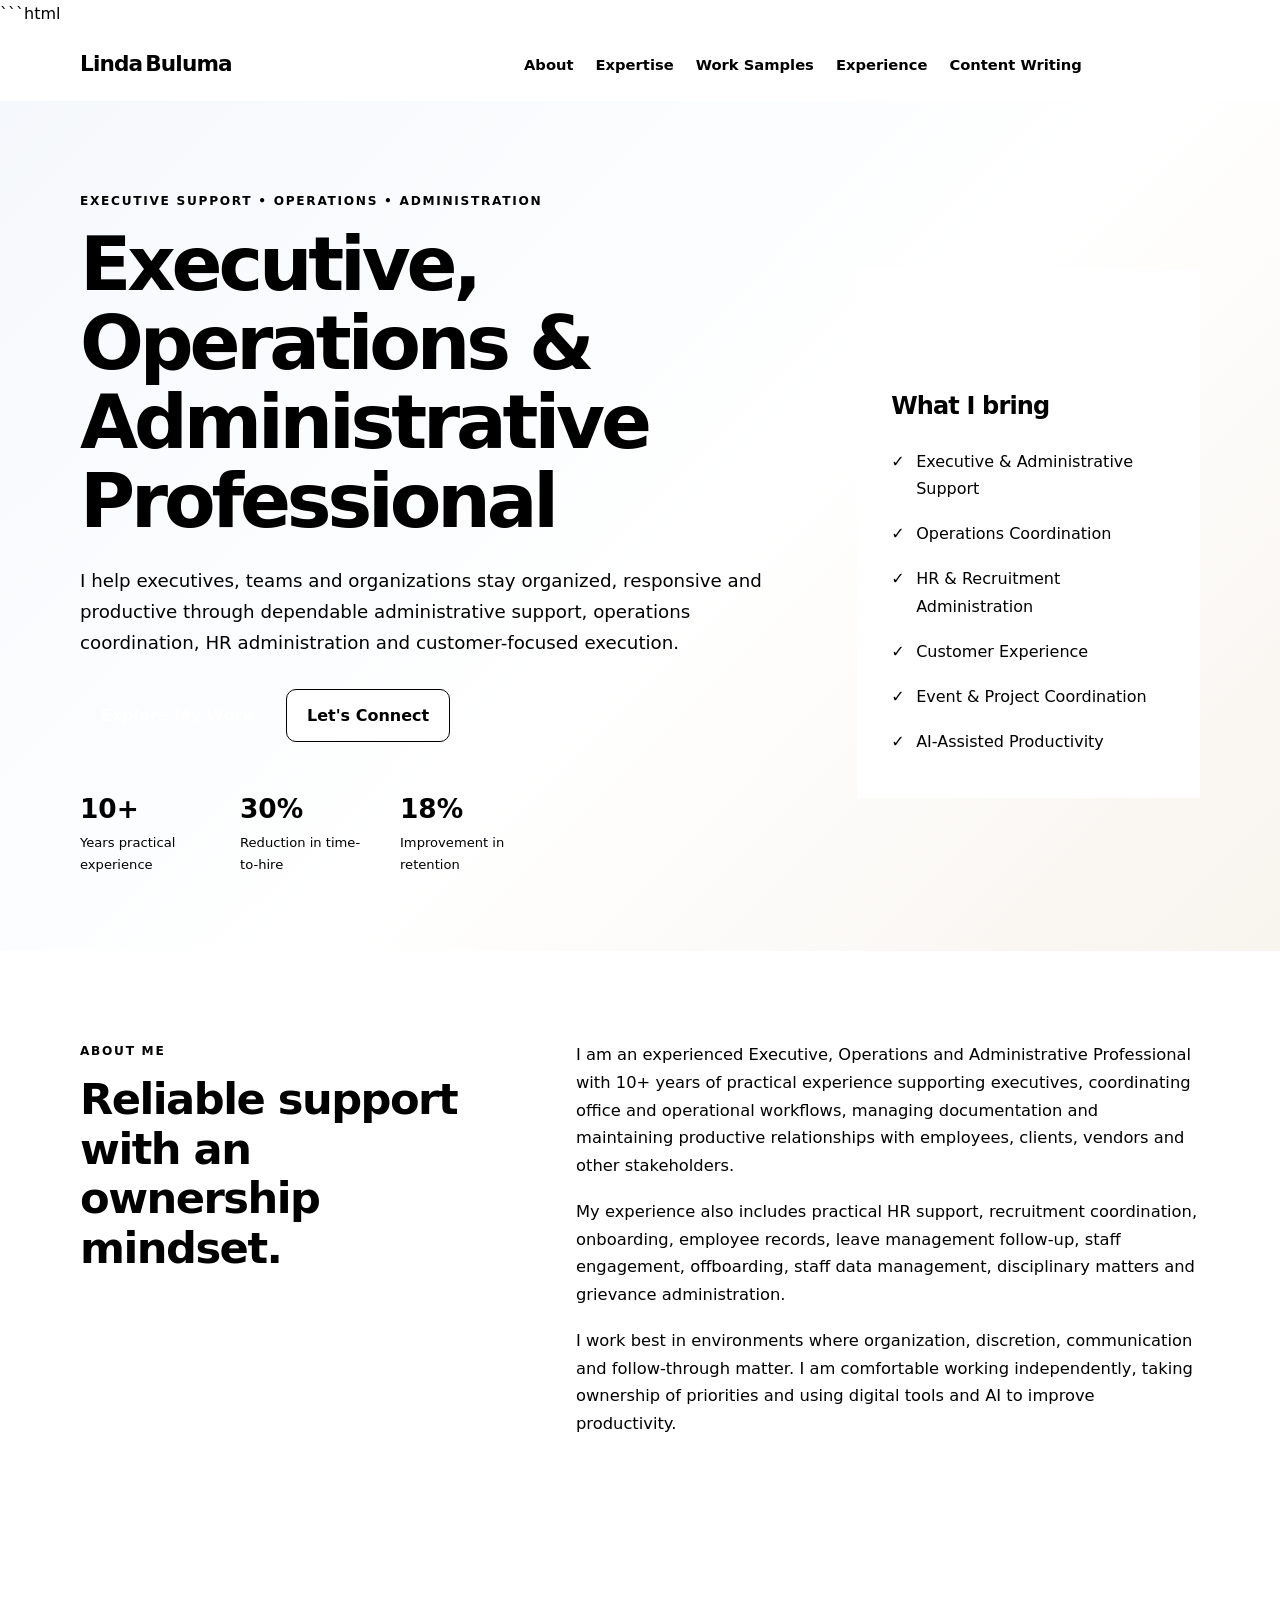
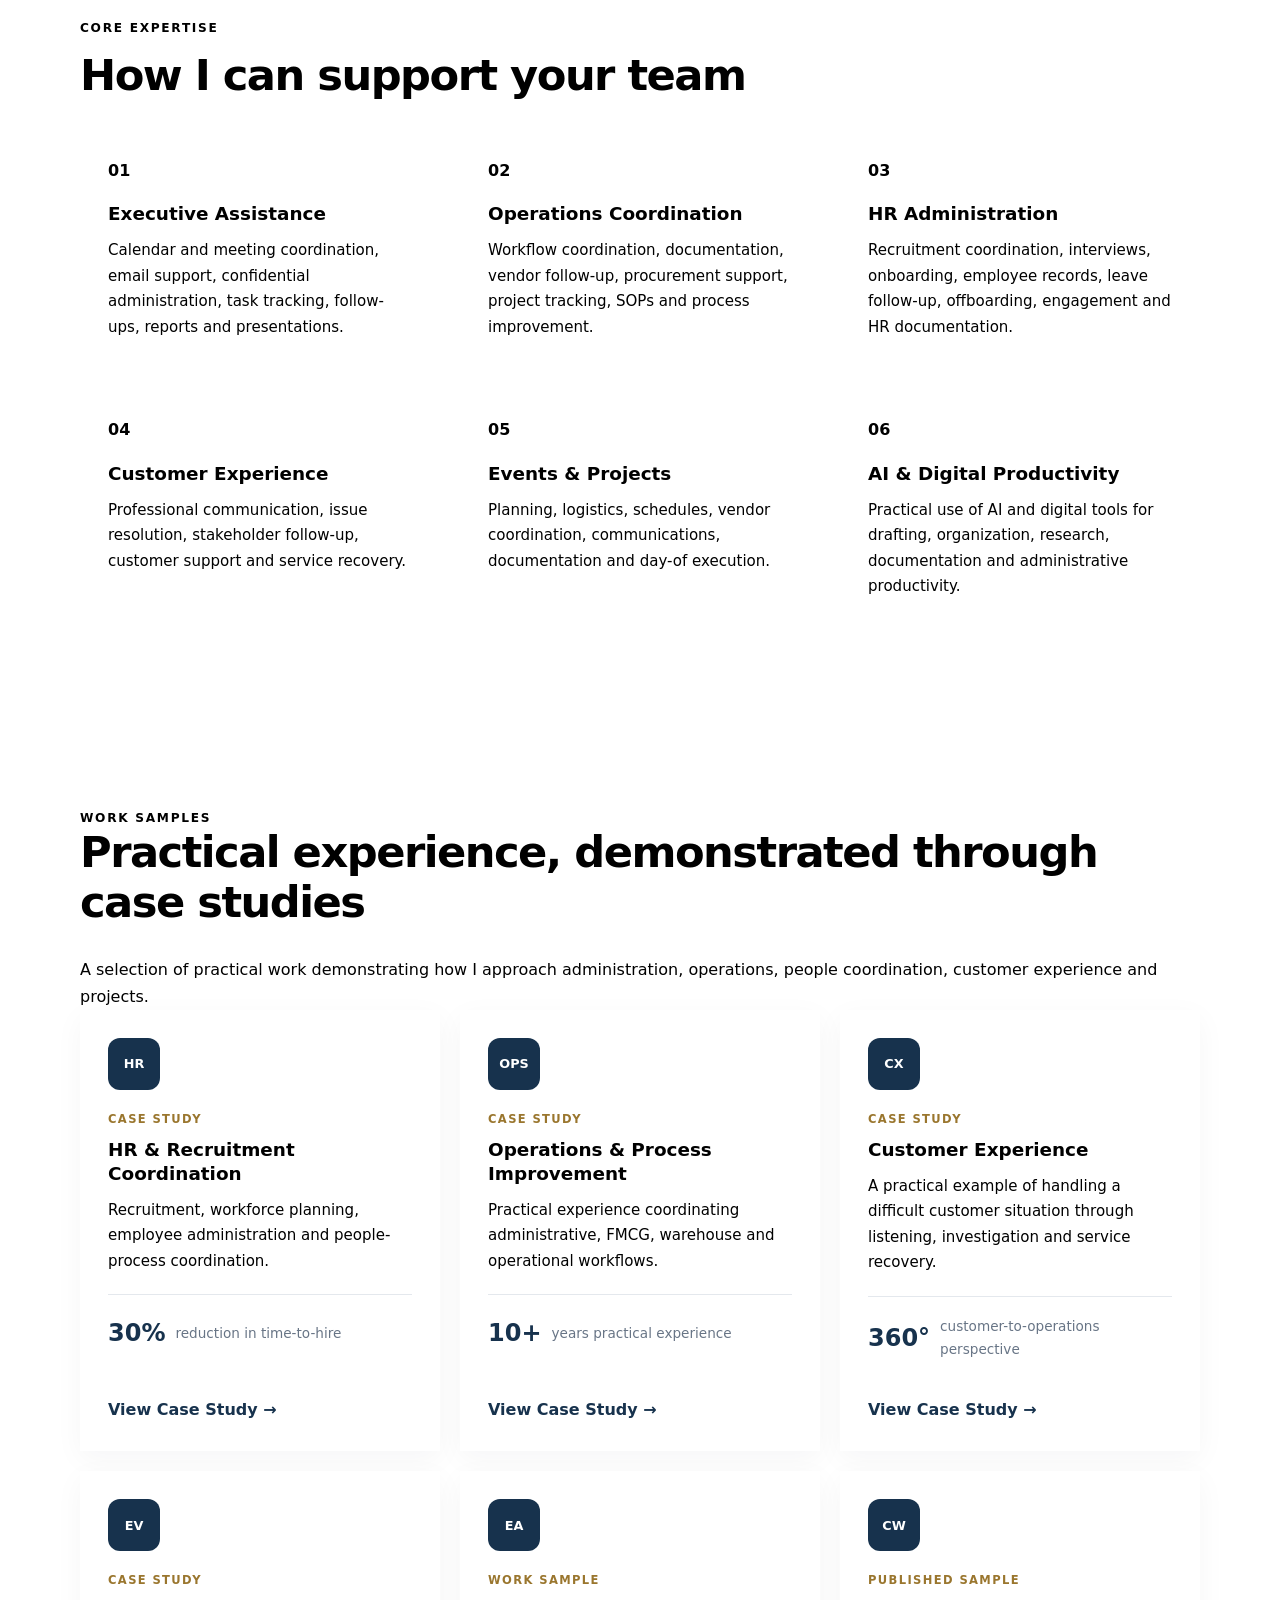
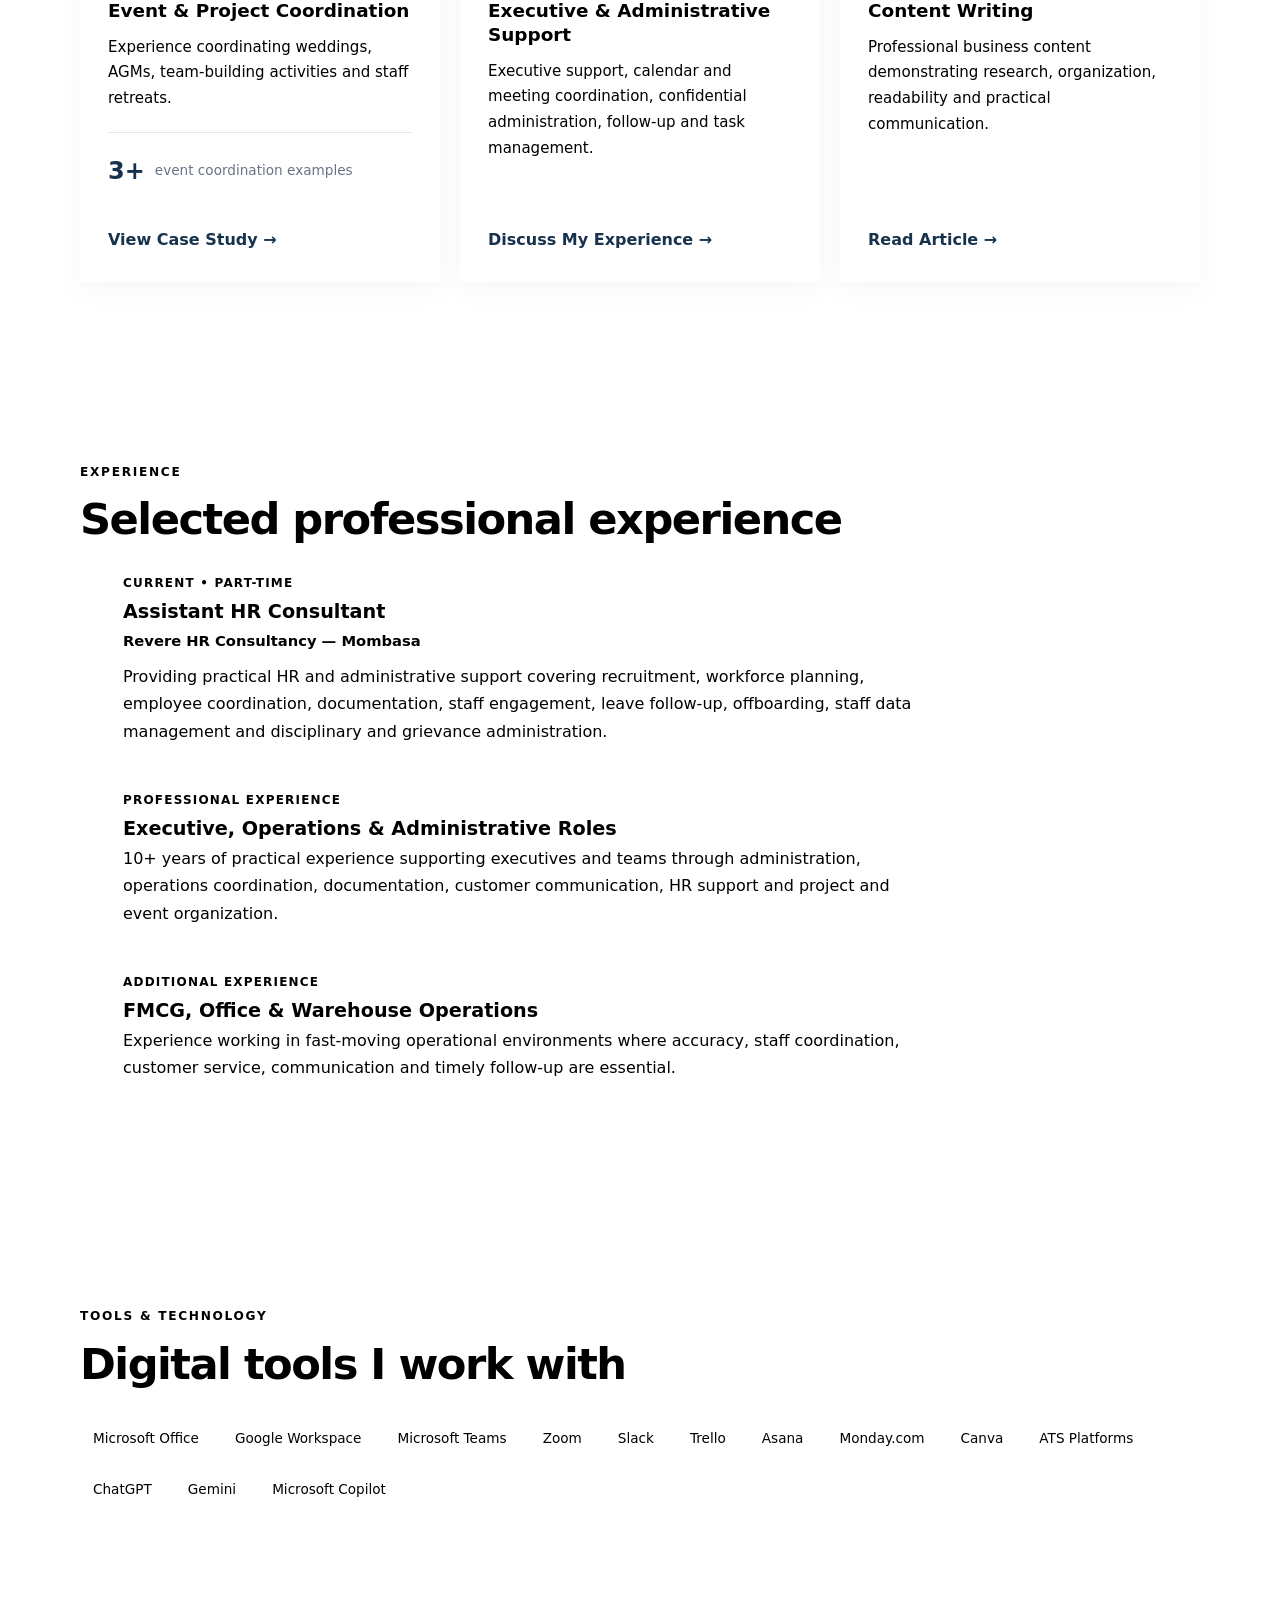
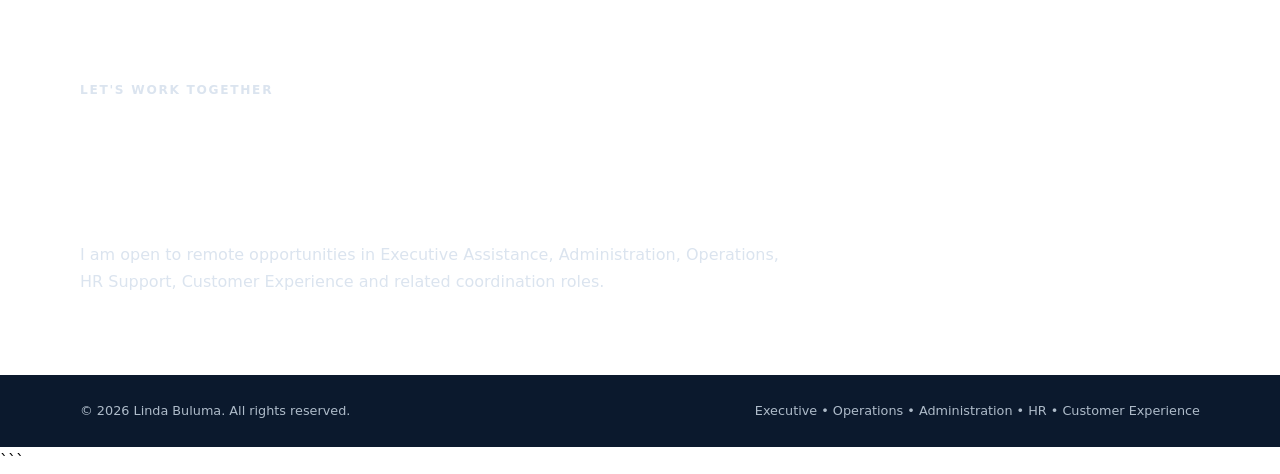
<file: index.html>
```html
<!DOCTYPE html>
<html lang="en">
<head>
  <meta charset="UTF-8">
  <meta name="viewport" content="width=device-width, initial-scale=1.0">

  <meta name="description" content="Linda Buluma — Executive, Operations and Administrative Professional with 10+ years of practical experience in executive support, administration, HR coordination, operations and customer experience.">

  <meta name="author" content="Linda Buluma">

  <title>Linda Buluma | Executive, Operations & Administrative Professional</title>

  <link rel="stylesheet" href="style.css">
</head>

<body>

<header class="site-header">

  <nav class="nav container">

    <a href="index.html" class="logo">
      Linda<span>Buluma</span>
    </a>

    <button class="menu-toggle" aria-label="Open navigation">
      ☰
    </button>

    <div class="nav-links">

      <a href="#about">About</a>

      <a href="#expertise">Expertise</a>

      <a href="#work">Work Samples</a>

      <a href="#experience">Experience</a>

      <a href="content-writing.html">Content Writing</a>

      <a href="#contact" class="nav-cta">Contact</a>

    </div>

  </nav>

</header>


<main>

<!-- HERO -->

<section class="hero">

  <div class="container hero-grid">

    <div class="hero-content">

      <p class="eyebrow">
        EXECUTIVE SUPPORT • OPERATIONS • ADMINISTRATION
      </p>

      <h1>
        Executive, Operations & Administrative Professional
      </h1>

      <p class="hero-text">

        I help executives, teams and organizations stay organized,
        responsive and productive through dependable administrative
        support, operations coordination, HR administration and
        customer-focused execution.

      </p>

      <div class="button-row">

        <a href="#work" class="btn primary">
          Explore My Work
        </a>

        <a href="#contact" class="btn secondary">
          Let's Connect
        </a>

      </div>


      <div class="hero-stats">

        <div>
          <strong>10+</strong>
          <span>Years practical experience</span>
        </div>

        <div>
          <strong>30%</strong>
          <span>Reduction in time-to-hire</span>
        </div>

        <div>
          <strong>18%</strong>
          <span>Improvement in retention</span>
        </div>

      </div>

    </div>


    <div class="hero-card">

      <div class="profile-mark">
        LB
      </div>

      <h2>
        What I bring
      </h2>

      <ul class="check-list">

        <li>Executive & Administrative Support</li>

        <li>Operations Coordination</li>

        <li>HR & Recruitment Administration</li>

        <li>Customer Experience</li>

        <li>Event & Project Coordination</li>

        <li>AI-Assisted Productivity</li>

      </ul>

    </div>

  </div>

</section>


<!-- ABOUT -->

<section id="about" class="section">

  <div class="container two-column">

    <div>

      <p class="eyebrow">
        ABOUT ME
      </p>

      <h2>
        Reliable support with an ownership mindset.
      </h2>

    </div>


    <div class="prose">

      <p>

        I am an experienced Executive, Operations and Administrative
        Professional with 10+ years of practical experience supporting
        executives, coordinating office and operational workflows,
        managing documentation and maintaining productive relationships
        with employees, clients, vendors and other stakeholders.

      </p>

      <p>

        My experience also includes practical HR support, recruitment
        coordination, onboarding, employee records, leave management
        follow-up, staff engagement, offboarding, staff data management,
        disciplinary matters and grievance administration.

      </p>

      <p>

        I work best in environments where organization, discretion,
        communication and follow-through matter. I am comfortable
        working independently, taking ownership of priorities and using
        digital tools and AI to improve productivity.

      </p>

    </div>

  </div>

</section>


<!-- EXPERTISE -->

<section id="expertise" class="section alt">

  <div class="container">

    <p class="eyebrow">
      CORE EXPERTISE
    </p>

    <h2>
      How I can support your team
    </h2>


    <div class="cards">


      <article class="card">

        <span class="card-number">01</span>

        <h3>
          Executive Assistance
        </h3>

        <p>

          Calendar and meeting coordination, email support,
          confidential administration, task tracking, follow-ups,
          reports and presentations.

        </p>

      </article>


      <article class="card">

        <span class="card-number">02</span>

        <h3>
          Operations Coordination
        </h3>

        <p>

          Workflow coordination, documentation, vendor follow-up,
          procurement support, project tracking, SOPs and process
          improvement.

        </p>

      </article>


      <article class="card">

        <span class="card-number">03</span>

        <h3>
          HR Administration
        </h3>

        <p>

          Recruitment coordination, interviews, onboarding,
          employee records, leave follow-up, offboarding,
          engagement and HR documentation.

        </p>

      </article>


      <article class="card">

        <span class="card-number">04</span>

        <h3>
          Customer Experience
        </h3>

        <p>

          Professional communication, issue resolution,
          stakeholder follow-up, customer support and service
          recovery.

        </p>

      </article>


      <article class="card">

        <span class="card-number">05</span>

        <h3>
          Events & Projects
        </h3>

        <p>

          Planning, logistics, schedules, vendor coordination,
          communications, documentation and day-of execution.

        </p>

      </article>


      <article class="card">

        <span class="card-number">06</span>

        <h3>
          AI & Digital Productivity
        </h3>

        <p>

          Practical use of AI and digital tools for drafting,
          organization, research, documentation and administrative
          productivity.

        </p>

      </article>

    </div>

  </div>

</section>


<!-- WORK SAMPLES -->

<section id="work" class="section"> <div class="container"> <div class="section-heading"> <span class="eyebrow">WORK SAMPLES</span> <h2>Practical experience, demonstrated through case studies</h2> <p> A selection of practical work demonstrating how I approach administration, operations, people coordination, customer experience and projects. </p> </div> <div class="work-grid"> <article class="work-card"> <div class="work-icon">HR</div> <span class="card-label">CASE STUDY</span> <h3>HR & Recruitment Coordination</h3> <p> Recruitment, workforce planning, employee administration and people-process coordination. </p> <div class="card-metric"> <strong>30%</strong> <span>reduction in time-to-hire</span> </div> <a href="hr-recruitment.html" class="card-link"> View Case Study → </a> </article> <article class="work-card"> <div class="work-icon">OPS</div> <span class="card-label">CASE STUDY</span> <h3>Operations & Process Improvement</h3> <p> Practical experience coordinating administrative, FMCG, warehouse and operational workflows. </p> <div class="card-metric"> <strong>10+</strong> <span>years practical experience</span> </div> <a href="operations.html" class="card-link"> View Case Study → </a> </article> <article class="work-card"> <div class="work-icon">CX</div> <span class="card-label">CASE STUDY</span> <h3>Customer Experience</h3> <p> A practical example of handling a difficult customer situation through listening, investigation and service recovery. </p> <div class="card-metric"> <strong>360°</strong> <span>customer-to-operations perspective</span> </div> <a href="customer-experience.html" class="card-link"> View Case Study → </a> </article> <article class="work-card"> <div class="work-icon">EV</div> <span class="card-label">CASE STUDY</span> <h3>Event & Project Coordination</h3> <p> Experience coordinating weddings, AGMs, team-building activities and staff retreats. </p> <div class="card-metric"> <strong>3+</strong> <span>event coordination examples</span> </div> <a href="event-coordination.html" class="card-link"> View Case Study → </a> </article> <article class="work-card"> <div class="work-icon">EA</div> <span class="card-label">WORK SAMPLE</span> <h3>Executive & Administrative Support</h3> <p> Executive support, calendar and meeting coordination, confidential administration, follow-up and task management. </p> <a href="#contact" class="card-link"> Discuss My Experience → </a> </article> <article class="work-card"> <div class="work-icon">CW</div> <span class="card-label">PUBLISHED SAMPLE</span> <h3>Content Writing</h3> <p> Professional business content demonstrating research, organization, readability and practical communication. </p> <a href="content-writing.html" class="card-link"> Read Article → </a> </article> </div> </div> </section>

<!-- EXPERIENCE -->

<section id="experience" class="section alt">

  <div class="container">

    <p class="eyebrow">
      EXPERIENCE
    </p>

    <h2>
      Selected professional experience
    </h2>


    <div class="timeline">


      <article class="timeline-item">

        <div class="timeline-dot"></div>

        <div>

          <span class="date">
            CURRENT • PART-TIME
          </span>

          <h3>
            Assistant HR Consultant
          </h3>

          <h4>
            Revere HR Consultancy — Mombasa
          </h4>

          <p>

            Providing practical HR and administrative support covering
            recruitment, workforce planning, employee coordination,
            documentation, staff engagement, leave follow-up,
            offboarding, staff data management and disciplinary and
            grievance administration.

          </p>

        </div>

      </article>


      <article class="timeline-item">

        <div class="timeline-dot"></div>

        <div>

          <span class="date">
            PROFESSIONAL EXPERIENCE
          </span>

          <h3>
            Executive, Operations & Administrative Roles
          </h3>

          <p>

            10+ years of practical experience supporting executives
            and teams through administration, operations coordination,
            documentation, customer communication, HR support and
            project and event organization.

          </p>

        </div>

      </article>


      <article class="timeline-item">

        <div class="timeline-dot"></div>

        <div>

          <span class="date">
            ADDITIONAL EXPERIENCE
          </span>

          <h3>
            FMCG, Office & Warehouse Operations
          </h3>

          <p>

            Experience working in fast-moving operational environments
            where accuracy, staff coordination, customer service,
            communication and timely follow-up are essential.

          </p>

        </div>

      </article>


    </div>

  </div>

</section>


<!-- TOOLS -->

<section class="section">

  <div class="container">

    <p class="eyebrow">
      TOOLS & TECHNOLOGY
    </p>

    <h2>
      Digital tools I work with
    </h2>


    <div class="tool-list">

      <span>Microsoft Office</span>

      <span>Google Workspace</span>

      <span>Microsoft Teams</span>

      <span>Zoom</span>

      <span>Slack</span>

      <span>Trello</span>

      <span>Asana</span>

      <span>Monday.com</span>

      <span>Canva</span>

      <span>ATS Platforms</span>

      <span>ChatGPT</span>

      <span>Gemini</span>

      <span>Microsoft Copilot</span>

    </div>

  </div>

</section>


<!-- CONTACT -->

<section id="contact" class="contact-section">

  <div class="container contact-box">

    <div>

      <p class="eyebrow">
        LET'S WORK TOGETHER
      </p>

      <h2>
        Looking for a dependable remote professional?
      </h2>

      <p>

        I am open to remote opportunities in Executive Assistance,
        Administration, Operations, HR Support, Customer Experience
        and related coordination roles.

      </p>

    </div>


    <div class="contact-actions">

      <!-- Replace the email below with your actual professional email -->

      <a
        href="mailto:delightbuluma@gmail.com"
        class="btn primary"
      >
        Email Me
      </a>

      <a
        href="https://github.com/delightbuluma-byte"
        target="_blank"
        rel="noopener"
        class="btn secondary light"
      >
        GitHub
      </a>

      <a
        href="https://delightbuluma-byte.github.io/"
        target="_blank"
        rel="noopener"
        class="btn secondary light"
      >
        Portfolio
      </a>

    </div>

  </div>

</section>

</main>


<footer>

  <div class="container footer-inner">

    <p>
      © 2026 Linda Buluma. All rights reserved.
    </p>

    <p>
      Executive • Operations • Administration • HR • Customer Experience
    </p>

  </div>

</footer>


<script>

const menuToggle = document.querySelector(".menu-toggle");

const navLinks = document.querySelector(".nav-links");

menuToggle.addEventListener("click", function () {

  navLinks.classList.toggle("open");

});


document.querySelectorAll(".nav-links a").forEach(function(link) {

  link.addEventListener("click", function() {

    navLinks.classList.remove("open");

  });

});

</script>


</body>
</html>
```
</file>
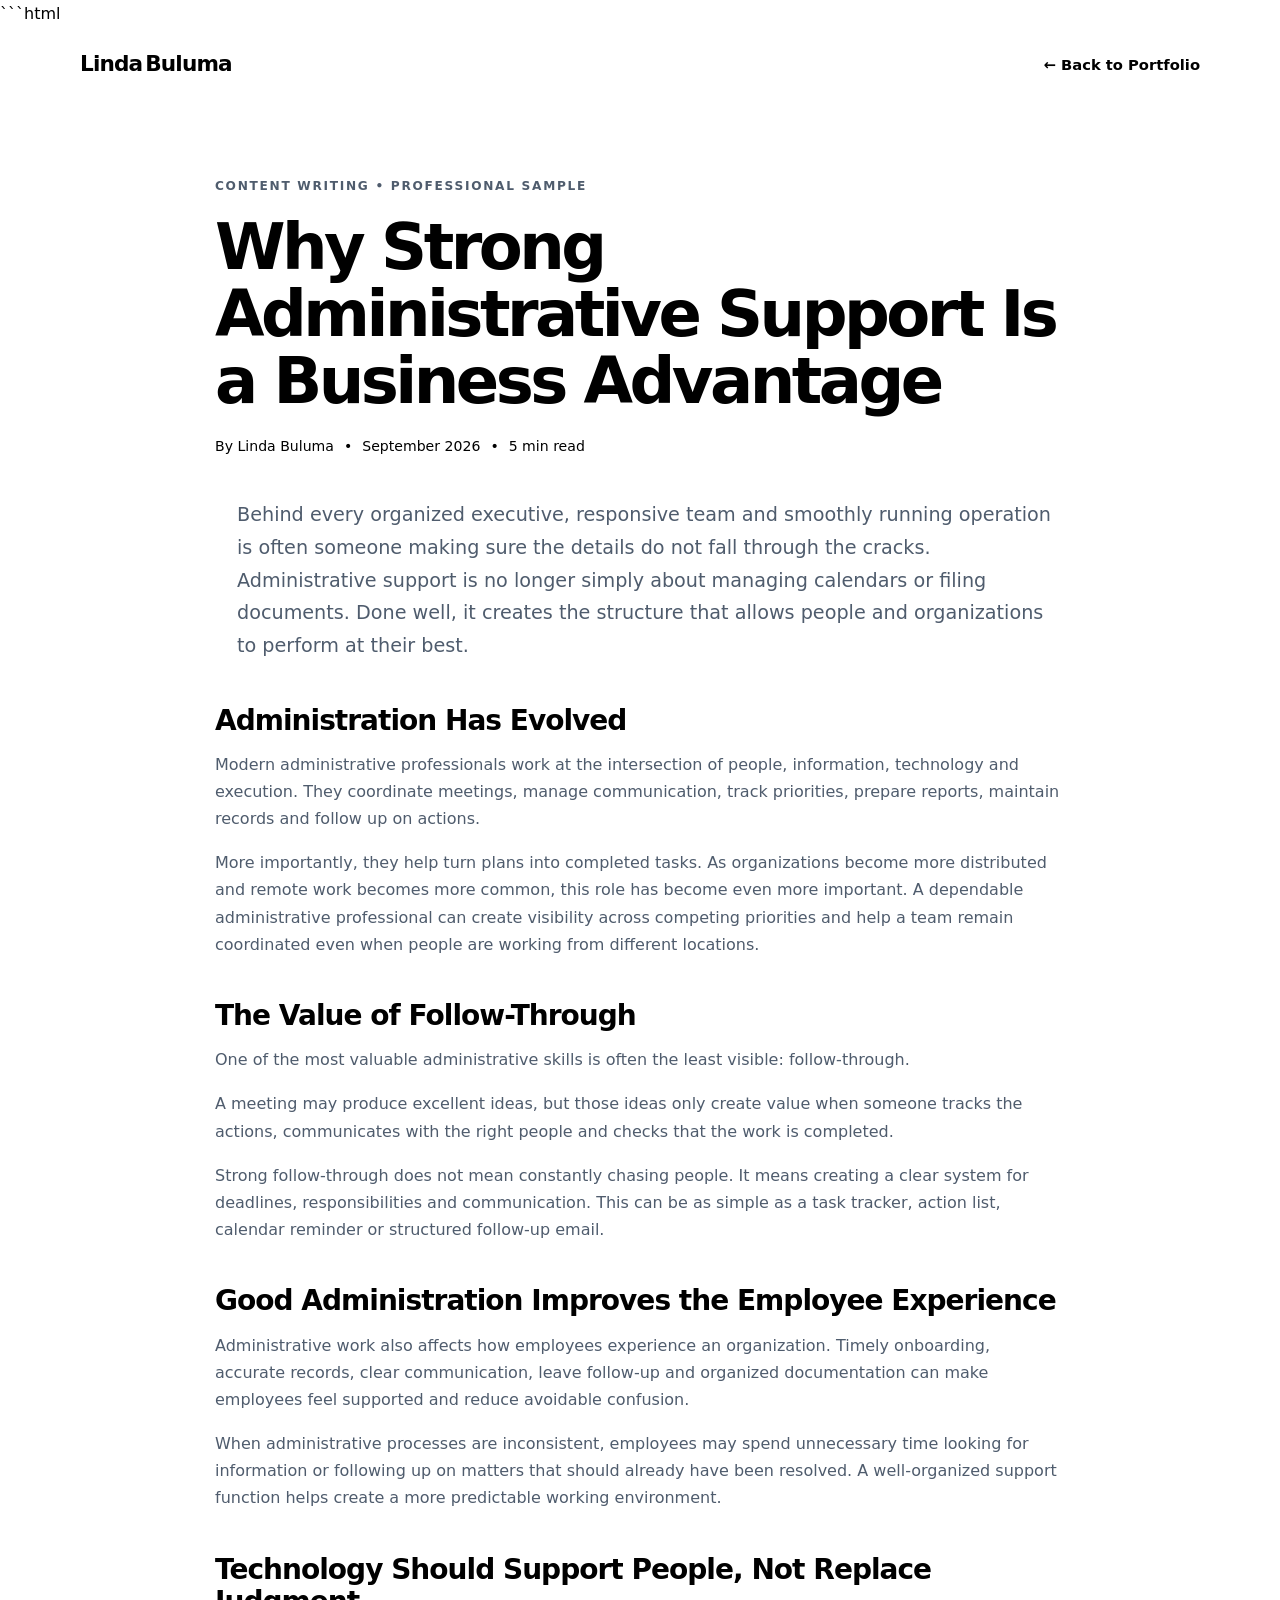
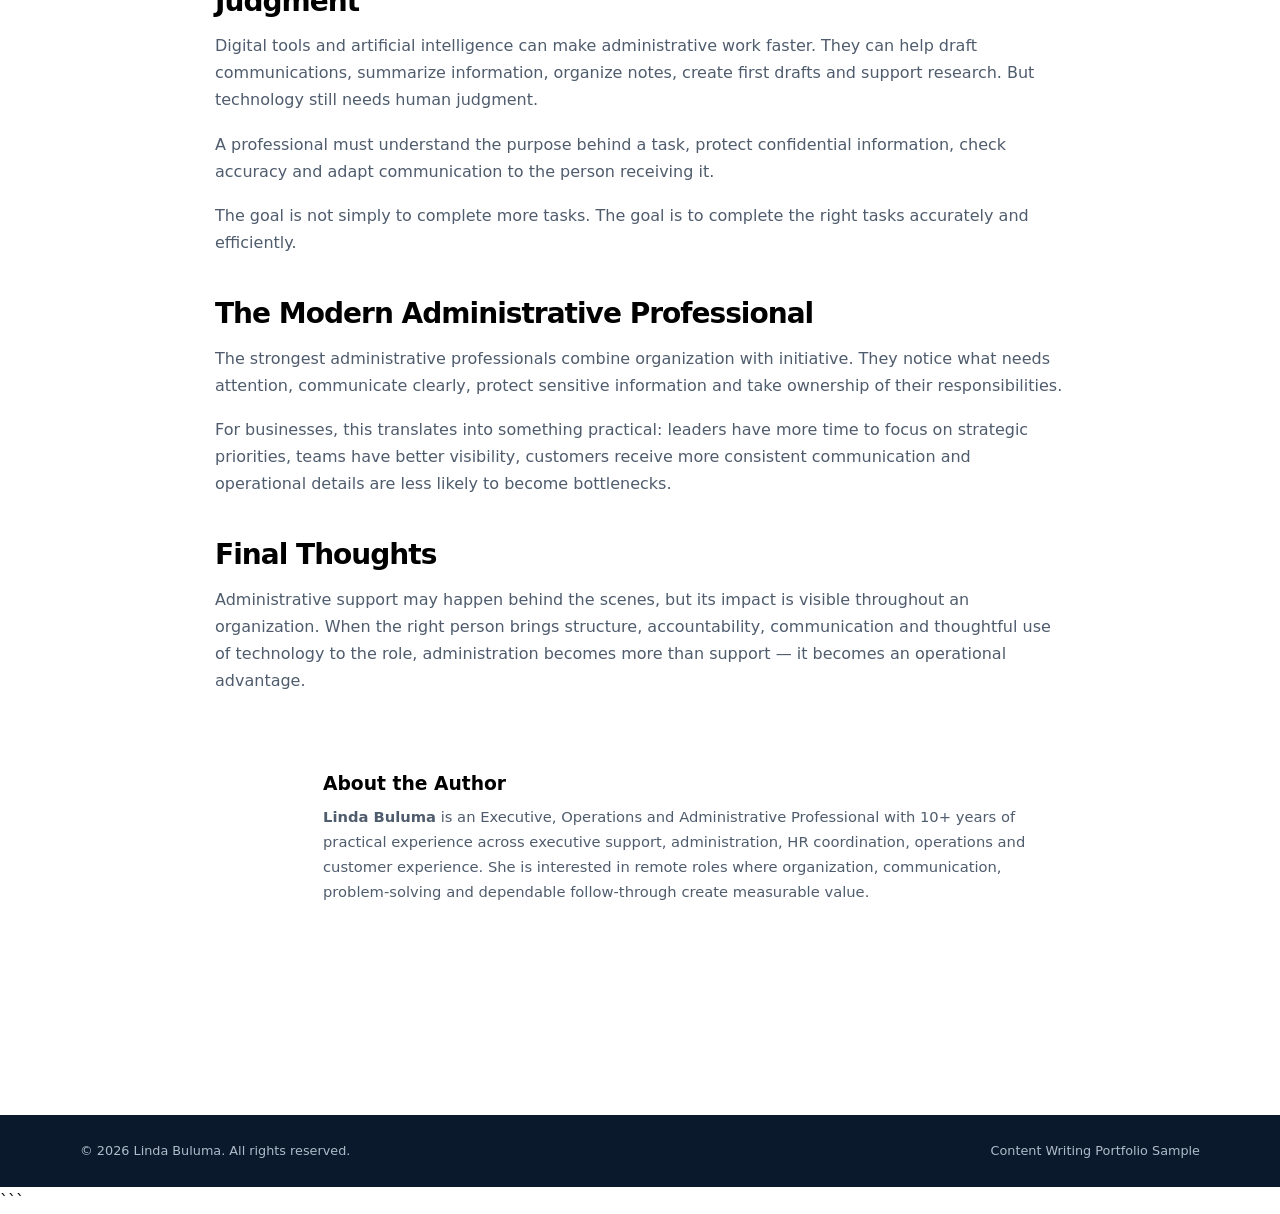
<file: content-writing.html>
```html
<!DOCTYPE html>
<html lang="en">

<head>

  <meta charset="UTF-8">

  <meta name="viewport" content="width=device-width, initial-scale=1.0">

  <meta
    name="description"
    content="Professional content writing sample by Linda Buluma."
  >

  <title>
    Content Writing | Linda Buluma
  </title>

  <link rel="stylesheet" href="style.css">

</head>


<body>


<header class="site-header">

  <nav class="nav container">

    <a href="index.html" class="logo">
      Linda<span>Buluma</span>
    </a>

    <div class="nav-links static-links">

      <a href="index.html">
        ← Back to Portfolio
      </a>

    </div>

  </nav>

</header>



<main>

<article class="article-page">

  <div class="container article-container">

    <p class="eyebrow">
      CONTENT WRITING • PROFESSIONAL SAMPLE
    </p>


    <h1>
      Why Strong Administrative Support Is a Business Advantage
    </h1>


    <div class="article-meta">

      <span>By Linda Buluma</span>

      <span>•</span>

      <span>September 2026</span>

      <span>•</span>

      <span>5 min read</span>

    </div>


    <p class="article-lead">

      Behind every organized executive, responsive team and smoothly
      running operation is often someone making sure the details do not
      fall through the cracks. Administrative support is no longer simply
      about managing calendars or filing documents. Done well, it creates
      the structure that allows people and organizations to perform at
      their best.

    </p>



    <h2>
      Administration Has Evolved
    </h2>

    <p>

      Modern administrative professionals work at the intersection of
      people, information, technology and execution. They coordinate
      meetings, manage communication, track priorities, prepare reports,
      maintain records and follow up on actions.

    </p>

    <p>

      More importantly, they help turn plans into completed tasks.

      As organizations become more distributed and remote work becomes
      more common, this role has become even more important. A dependable
      administrative professional can create visibility across competing
      priorities and help a team remain coordinated even when people are
      working from different locations.

    </p>



    <h2>
      The Value of Follow-Through
    </h2>

    <p>

      One of the most valuable administrative skills is often the least
      visible: follow-through.

    </p>

    <p>

      A meeting may produce excellent ideas, but those ideas only create
      value when someone tracks the actions, communicates with the right
      people and checks that the work is completed.

    </p>

    <p>

      Strong follow-through does not mean constantly chasing people. It
      means creating a clear system for deadlines, responsibilities and
      communication.

      This can be as simple as a task tracker, action list, calendar
      reminder or structured follow-up email.

    </p>



    <h2>
      Good Administration Improves the Employee Experience
    </h2>

    <p>

      Administrative work also affects how employees experience an
      organization.

      Timely onboarding, accurate records, clear communication, leave
      follow-up and organized documentation can make employees feel
      supported and reduce avoidable confusion.

    </p>

    <p>

      When administrative processes are inconsistent, employees may
      spend unnecessary time looking for information or following up
      on matters that should already have been resolved.

      A well-organized support function helps create a more predictable
      working environment.

    </p>



    <h2>
      Technology Should Support People, Not Replace Judgment
    </h2>

    <p>

      Digital tools and artificial intelligence can make administrative
      work faster.

      They can help draft communications, summarize information,
      organize notes, create first drafts and support research.

      But technology still needs human judgment.

    </p>

    <p>

      A professional must understand the purpose behind a task, protect
      confidential information, check accuracy and adapt communication
      to the person receiving it.

    </p>

    <p>

      The goal is not simply to complete more tasks.

      The goal is to complete the right tasks accurately and efficiently.

    </p>



    <h2>
      The Modern Administrative Professional
    </h2>

    <p>

      The strongest administrative professionals combine organization
      with initiative.

      They notice what needs attention, communicate clearly, protect
      sensitive information and take ownership of their responsibilities.

    </p>

    <p>

      For businesses, this translates into something practical:

      leaders have more time to focus on strategic priorities, teams
      have better visibility, customers receive more consistent
      communication and operational details are less likely to become
      bottlenecks.

    </p>



    <h2>
      Final Thoughts
    </h2>

    <p>

      Administrative support may happen behind the scenes, but its impact
      is visible throughout an organization.

      When the right person brings structure, accountability,
      communication and thoughtful use of technology to the role,
      administration becomes more than support — it becomes an
      operational advantage.

    </p>



    <div class="author-box">

      <div class="author-initials">
        LB
      </div>

      <div>

        <h3>
          About the Author
        </h3>

        <p>

          <strong>Linda Buluma</strong> is an Executive, Operations and
          Administrative Professional with 10+ years of practical
          experience across executive support, administration, HR
          coordination, operations and customer experience.

          She is interested in remote roles where organization,
          communication, problem-solving and dependable follow-through
          create measurable value.

        </p>

      </div>

    </div>


    <a href="index.html" class="btn primary">
      ← Back to Portfolio
    </a>


  </div>

</article>

</main>



<footer>

  <div class="container footer-inner">

    <p>
      © 2026 Linda Buluma. All rights reserved.
    </p>

    <p>
      Content Writing Portfolio Sample
    </p>

  </div>

</footer>


</body>

</html>
```
</file>
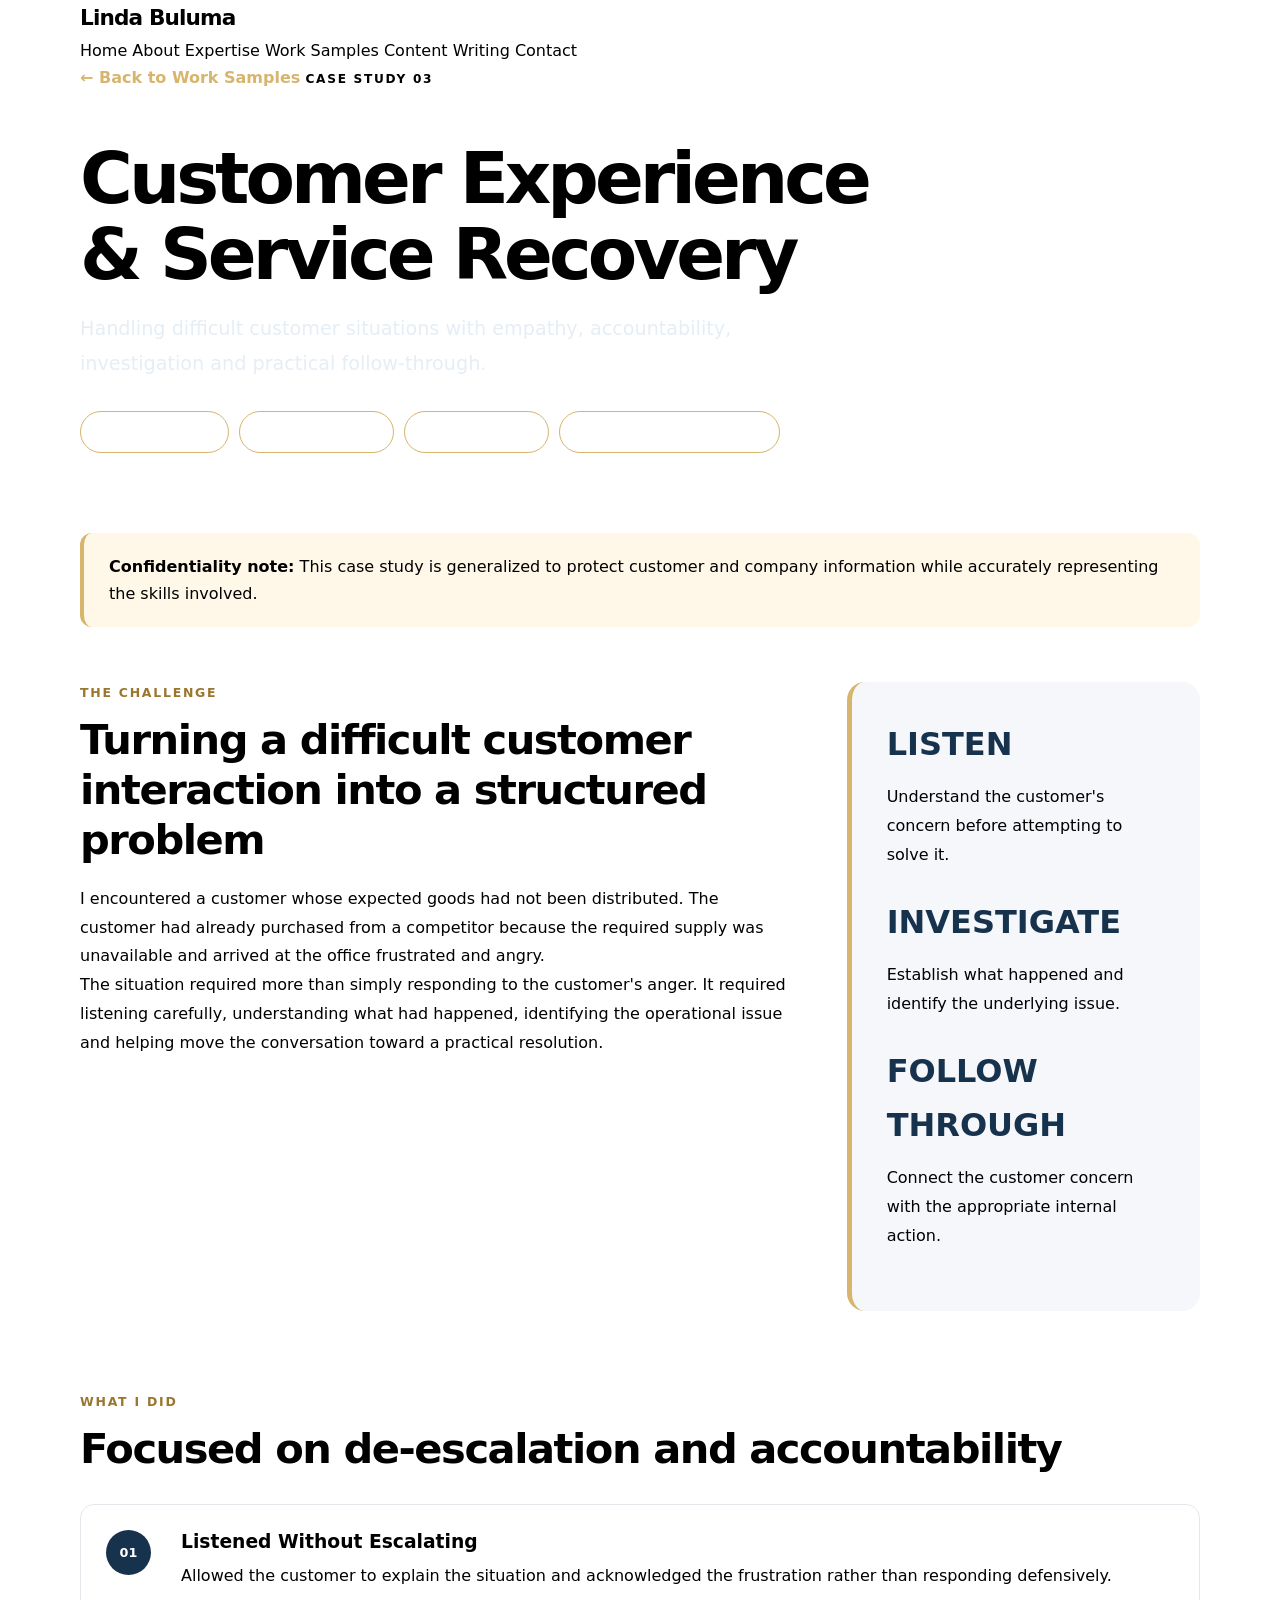
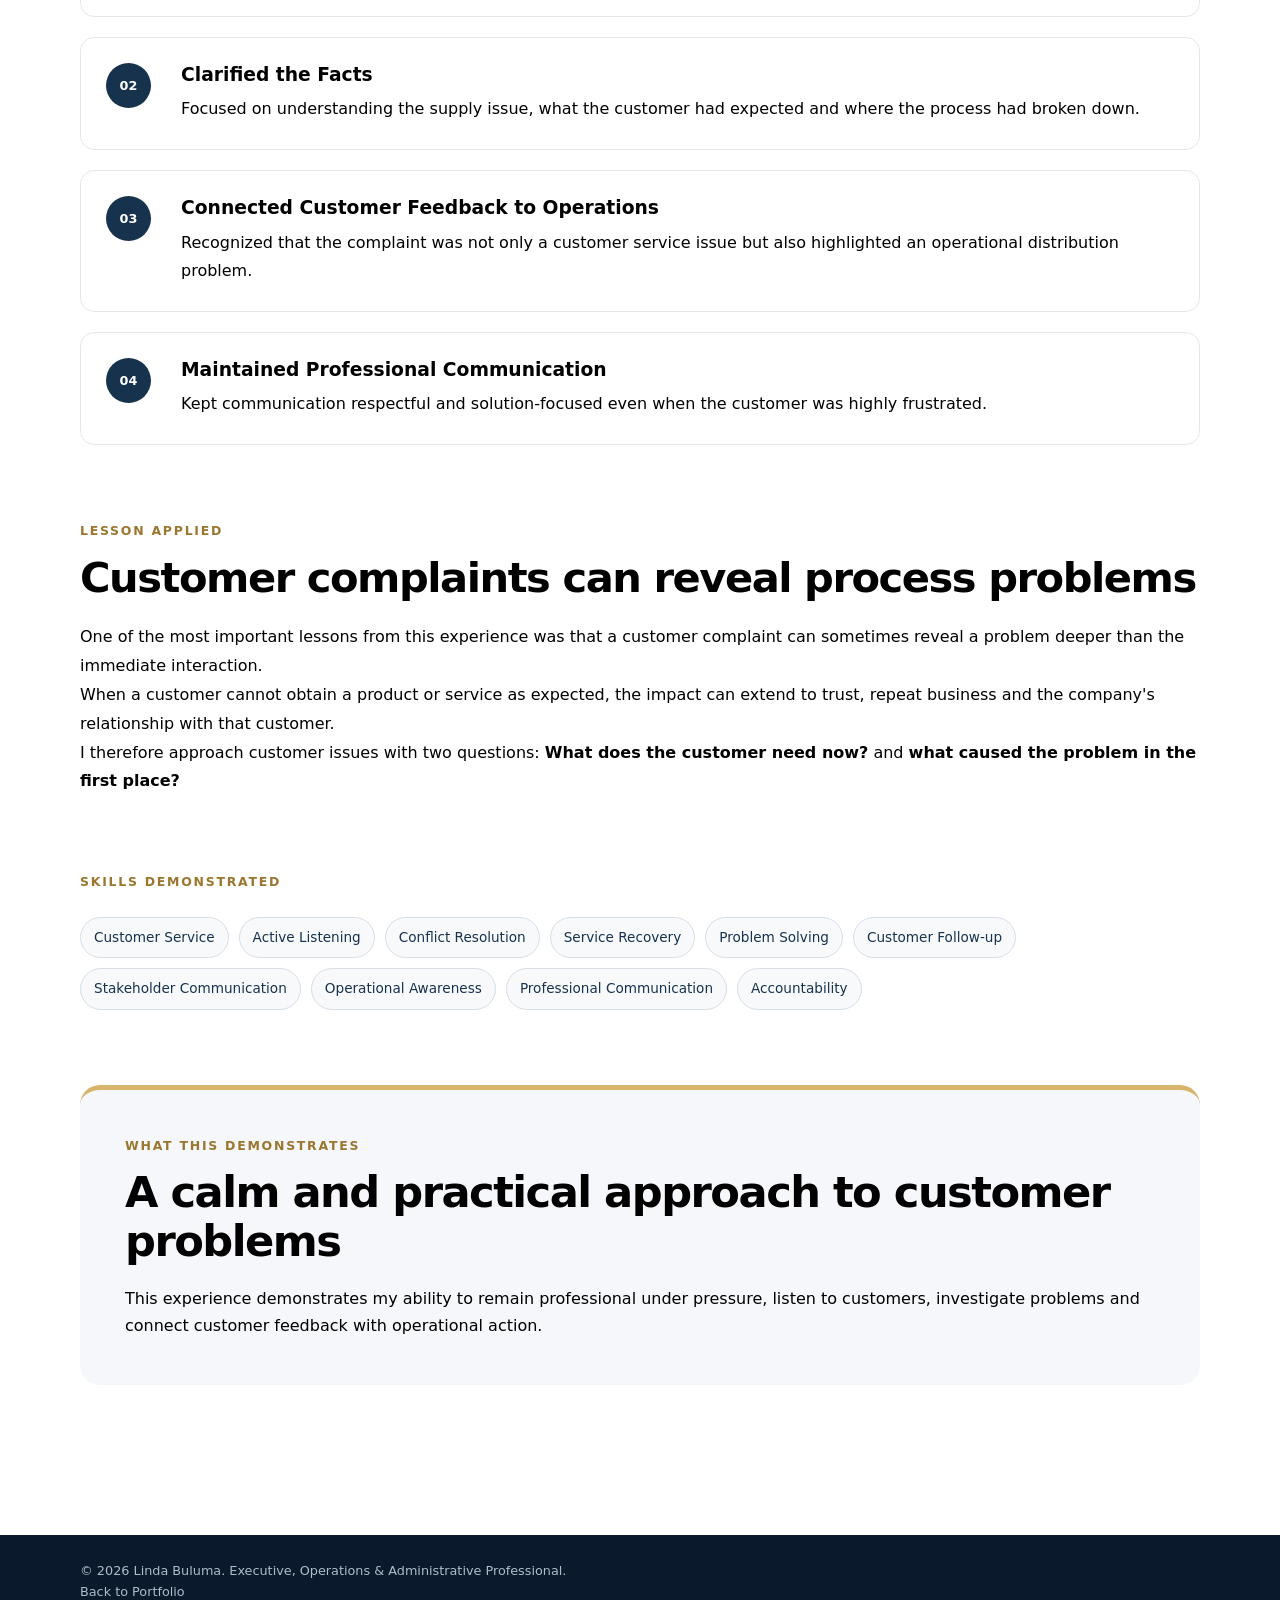
<file: customer-experience.html>
<!DOCTYPE html>
<html lang="en">
<head>
    <meta charset="UTF-8">
    <meta name="viewport" content="width=device-width, initial-scale=1.0">
    <meta name="description" content="Customer Experience case study by Linda Buluma.">
    <title>Customer Experience | Linda Buluma</title>
    <link rel="stylesheet" href="style.css">
</head>

<body>

<header class="site-header">
    <div class="container nav-container">
        <a href="index.html" class="logo">Linda Buluma</a>

        <nav class="main-nav">
            <a href="index.html">Home</a>
            <a href="index.html#about">About</a>
            <a href="index.html#expertise">Expertise</a>
            <a href="index.html#work">Work Samples</a>
            <a href="content-writing.html">Content Writing</a>
            <a href="index.html#contact">Contact</a>
        </nav>
    </div>
</header>


<main>

<section class="case-study-hero">

    <div class="container">

        <a href="index.html#work" class="back-link">← Back to Work Samples</a>

        <span class="eyebrow">CASE STUDY 03</span>

        <h1>Customer Experience & Service Recovery</h1>

        <p class="case-study-intro">
            Handling difficult customer situations with empathy, accountability,
            investigation and practical follow-through.
        </p>

        <div class="case-meta">
            <span>Customer Service</span>
            <span>Conflict Resolution</span>
            <span>Service Recovery</span>
            <span>Stakeholder Communication</span>
        </div>

    </div>

</section>


<section class="case-study-content">

    <div class="container">

        <div class="confidential-note">
            <strong>Confidentiality note:</strong>
            This case study is generalized to protect customer and company
            information while accurately representing the skills involved.
        </div>


        <div class="case-study-grid">

            <div>

                <span class="section-label">THE CHALLENGE</span>

                <h2>Turning a difficult customer interaction into a structured problem</h2>

                <p>
                    I encountered a customer whose expected goods had not been
                    distributed. The customer had already purchased from a competitor
                    because the required supply was unavailable and arrived at the
                    office frustrated and angry.
                </p>

                <p>
                    The situation required more than simply responding to the customer's
                    anger. It required listening carefully, understanding what had
                    happened, identifying the operational issue and helping move the
                    conversation toward a practical resolution.
                </p>

            </div>


            <div class="highlight-card">

                <strong>LISTEN</strong>

                <p>
                    Understand the customer's concern before attempting to solve it.
                </p>

                <strong>INVESTIGATE</strong>

                <p>
                    Establish what happened and identify the underlying issue.
                </p>

                <strong>FOLLOW THROUGH</strong>

                <p>
                    Connect the customer concern with the appropriate internal action.
                </p>

            </div>

        </div>


        <div class="case-study-section">

            <span class="section-label">WHAT I DID</span>

            <h2>Focused on de-escalation and accountability</h2>

            <div class="case-study-list">

                <div class="case-item">

                    <div class="case-icon">01</div>

                    <div>

                        <h3>Listened Without Escalating</h3>

                        <p>
                            Allowed the customer to explain the situation and
                            acknowledged the frustration rather than responding
                            defensively.
                        </p>

                    </div>

                </div>


                <div class="case-item">

                    <div class="case-icon">02</div>

                    <div>

                        <h3>Clarified the Facts</h3>

                        <p>
                            Focused on understanding the supply issue, what the
                            customer had expected and where the process had broken
                            down.
                        </p>

                    </div>

                </div>


                <div class="case-item">

                    <div class="case-icon">03</div>

                    <div>

                        <h3>Connected Customer Feedback to Operations</h3>

                        <p>
                            Recognized that the complaint was not only a customer
                            service issue but also highlighted an operational
                            distribution problem.
                        </p>

                    </div>

                </div>


                <div class="case-item">

                    <div class="case-icon">04</div>

                    <div>

                        <h3>Maintained Professional Communication</h3>

                        <p>
                            Kept communication respectful and solution-focused even
                            when the customer was highly frustrated.
                        </p>

                    </div>

                </div>

            </div>

        </div>


        <div class="case-study-section">

            <span class="section-label">LESSON APPLIED</span>

            <h2>Customer complaints can reveal process problems</h2>

            <p>
                One of the most important lessons from this experience was that a
                customer complaint can sometimes reveal a problem deeper than the
                immediate interaction.
            </p>

            <p>
                When a customer cannot obtain a product or service as expected, the
                impact can extend to trust, repeat business and the company's
                relationship with that customer.
            </p>

            <p>
                I therefore approach customer issues with two questions:
                <strong>What does the customer need now?</strong> and
                <strong>what caused the problem in the first place?</strong>
            </p>

        </div>


        <div class="case-study-section">

            <span class="section-label">SKILLS DEMONSTRATED</span>

            <div class="skill-tags">

                <span>Customer Service</span>
                <span>Active Listening</span>
                <span>Conflict Resolution</span>
                <span>Service Recovery</span>
                <span>Problem Solving</span>
                <span>Customer Follow-up</span>
                <span>Stakeholder Communication</span>
                <span>Operational Awareness</span>
                <span>Professional Communication</span>
                <span>Accountability</span>

            </div>

        </div>


        <div class="outcome-box">

            <span class="section-label">WHAT THIS DEMONSTRATES</span>

            <h2>A calm and practical approach to customer problems</h2>

            <p>
                This experience demonstrates my ability to remain professional under
                pressure, listen to customers, investigate problems and connect
                customer feedback with operational action.
            </p>

        </div>

    </div>

</section>

</main>


<footer class="site-footer">

    <div class="container">

        <p>
            © 2026 Linda Buluma. Executive, Operations & Administrative Professional.
        </p>

        <a href="index.html">Back to Portfolio</a>

    </div>

</footer>

</body>
</html>
</file>
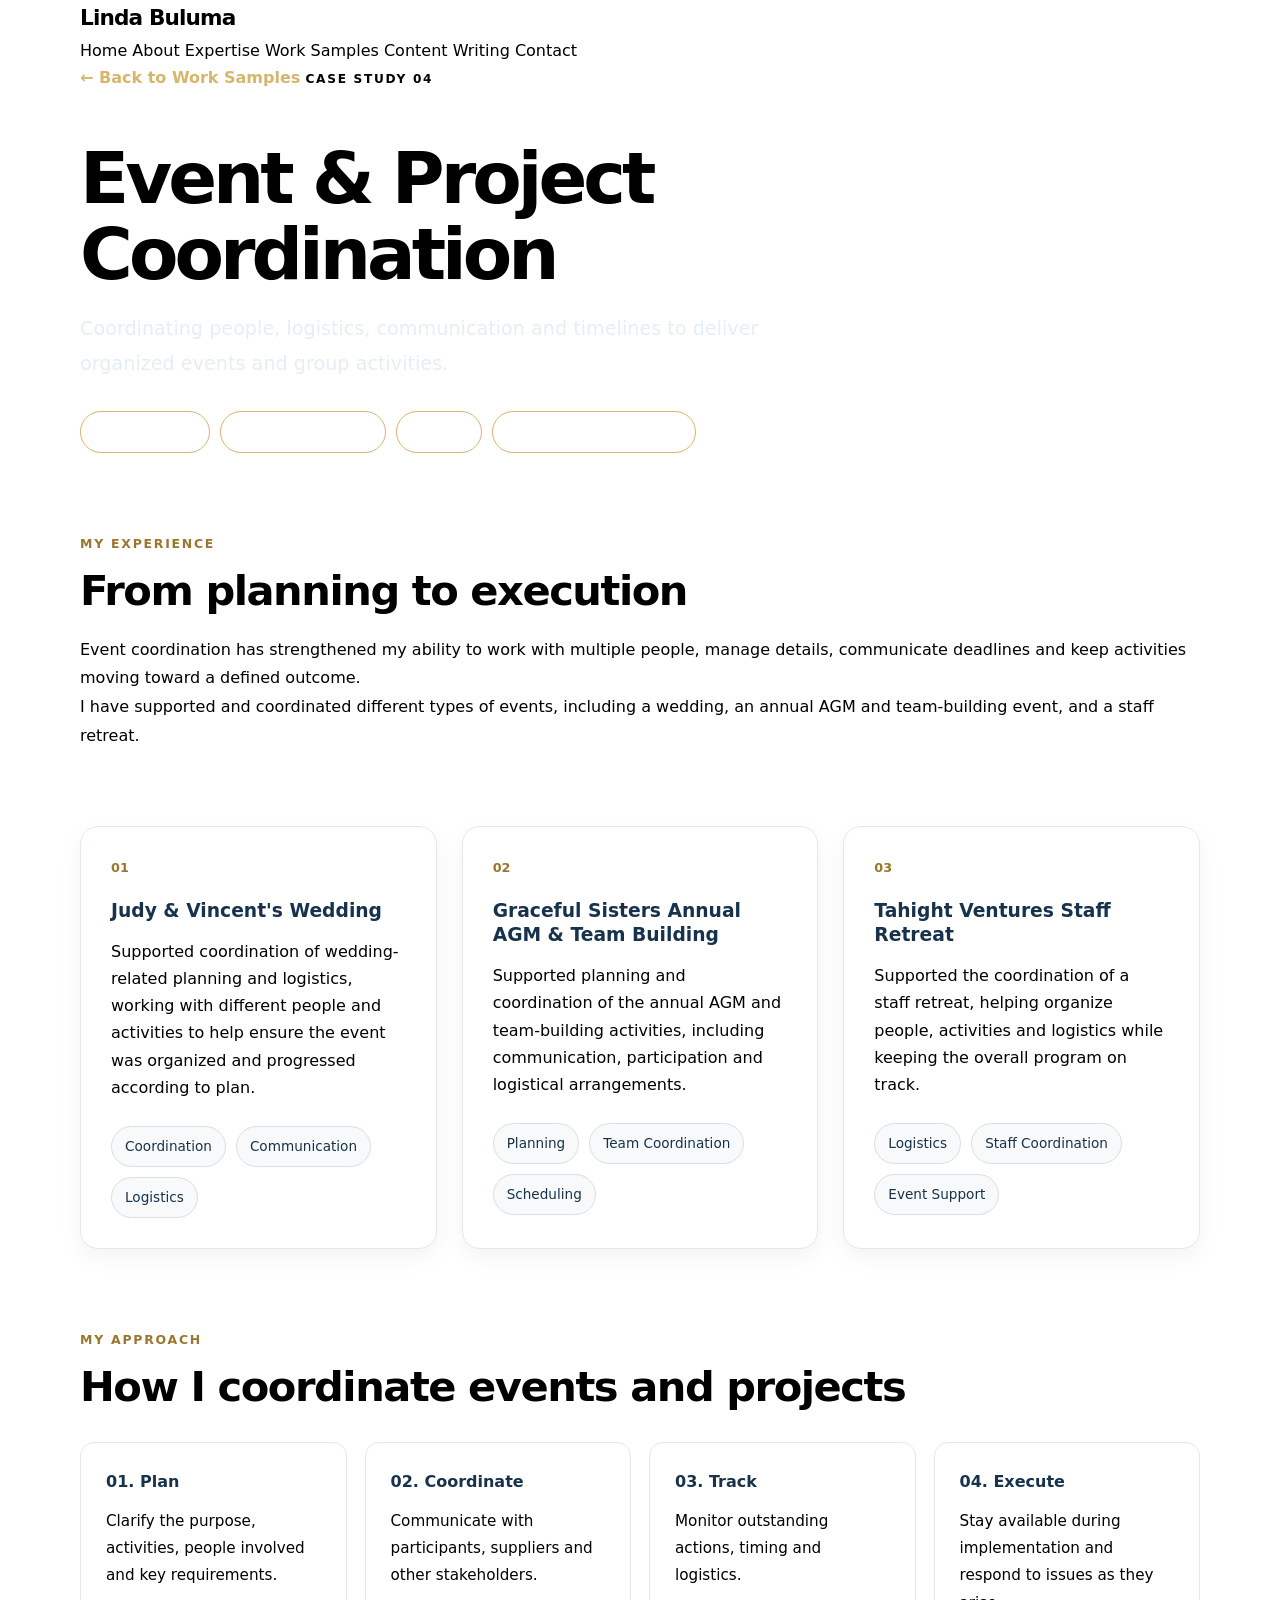
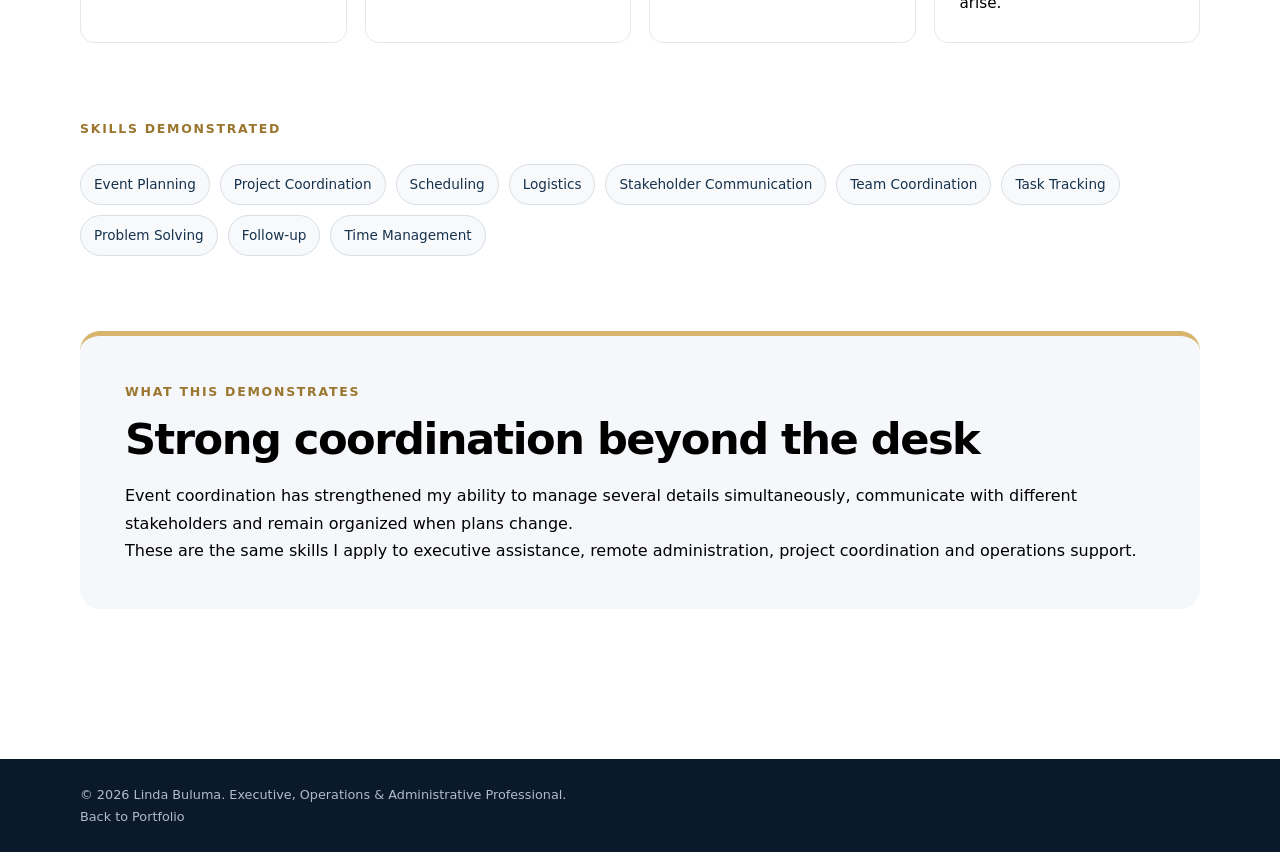
<file: event-coordination.html>
<!DOCTYPE html>
<html lang="en">
<head>
    <meta charset="UTF-8">
    <meta name="viewport" content="width=device-width, initial-scale=1.0">
    <meta name="description" content="Event and Project Coordination case study by Linda Buluma.">
    <title>Event & Project Coordination | Linda Buluma</title>
    <link rel="stylesheet" href="style.css">
</head>

<body>

<header class="site-header">

    <div class="container nav-container">

        <a href="index.html" class="logo">Linda Buluma</a>

        <nav class="main-nav">
            <a href="index.html">Home</a>
            <a href="index.html#about">About</a>
            <a href="index.html#expertise">Expertise</a>
            <a href="index.html#work">Work Samples</a>
            <a href="content-writing.html">Content Writing</a>
            <a href="index.html#contact">Contact</a>
        </nav>

    </div>

</header>


<main>

<section class="case-study-hero">

    <div class="container">

        <a href="index.html#work" class="back-link">← Back to Work Samples</a>

        <span class="eyebrow">CASE STUDY 04</span>

        <h1>Event & Project Coordination</h1>

        <p class="case-study-intro">
            Coordinating people, logistics, communication and timelines to deliver
            organized events and group activities.
        </p>

        <div class="case-meta">
            <span>Event Planning</span>
            <span>Project Coordination</span>
            <span>Logistics</span>
            <span>Stakeholder Management</span>
        </div>

    </div>

</section>


<section class="case-study-content">

    <div class="container">

        <div class="case-study-section">

            <span class="section-label">MY EXPERIENCE</span>

            <h2>From planning to execution</h2>

            <p>
                Event coordination has strengthened my ability to work with multiple
                people, manage details, communicate deadlines and keep activities
                moving toward a defined outcome.
            </p>

            <p>
                I have supported and coordinated different types of events, including
                a wedding, an annual AGM and team-building event, and a staff retreat.
            </p>

        </div>


        <div class="event-cards">

            <article class="event-card">

                <span class="event-number">01</span>

                <h3>Judy & Vincent's Wedding</h3>

                <p>
                    Supported coordination of wedding-related planning and logistics,
                    working with different people and activities to help ensure the
                    event was organized and progressed according to plan.
                </p>

                <div class="skill-tags">
                    <span>Coordination</span>
                    <span>Communication</span>
                    <span>Logistics</span>
                </div>

            </article>


            <article class="event-card">

                <span class="event-number">02</span>

                <h3>Graceful Sisters Annual AGM & Team Building</h3>

                <p>
                    Supported planning and coordination of the annual AGM and
                    team-building activities, including communication, participation
                    and logistical arrangements.
                </p>

                <div class="skill-tags">
                    <span>Planning</span>
                    <span>Team Coordination</span>
                    <span>Scheduling</span>
                </div>

            </article>


            <article class="event-card">

                <span class="event-number">03</span>

                <h3>Tahight Ventures Staff Retreat</h3>

                <p>
                    Supported the coordination of a staff retreat, helping organize
                    people, activities and logistics while keeping the overall program
                    on track.
                </p>

                <div class="skill-tags">
                    <span>Logistics</span>
                    <span>Staff Coordination</span>
                    <span>Event Support</span>
                </div>

            </article>

        </div>


        <div class="case-study-section">

            <span class="section-label">MY APPROACH</span>

            <h2>How I coordinate events and projects</h2>

            <div class="process-grid">

                <div>
                    <strong>01. Plan</strong>
                    <p>
                        Clarify the purpose, activities, people involved and key
                        requirements.
                    </p>
                </div>

                <div>
                    <strong>02. Coordinate</strong>
                    <p>
                        Communicate with participants, suppliers and other
                        stakeholders.
                    </p>
                </div>

                <div>
                    <strong>03. Track</strong>
                    <p>
                        Monitor outstanding actions, timing and logistics.
                    </p>
                </div>

                <div>
                    <strong>04. Execute</strong>
                    <p>
                        Stay available during implementation and respond to issues
                        as they arise.
                    </p>
                </div>

            </div>

        </div>


        <div class="case-study-section">

            <span class="section-label">SKILLS DEMONSTRATED</span>

            <div class="skill-tags">

                <span>Event Planning</span>
                <span>Project Coordination</span>
                <span>Scheduling</span>
                <span>Logistics</span>
                <span>Stakeholder Communication</span>
                <span>Team Coordination</span>
                <span>Task Tracking</span>
                <span>Problem Solving</span>
                <span>Follow-up</span>
                <span>Time Management</span>

            </div>

        </div>


        <div class="outcome-box">

            <span class="section-label">WHAT THIS DEMONSTRATES</span>

            <h2>Strong coordination beyond the desk</h2>

            <p>
                Event coordination has strengthened my ability to manage several
                details simultaneously, communicate with different stakeholders and
                remain organized when plans change.
            </p>

            <p>
                These are the same skills I apply to executive assistance, remote
                administration, project coordination and operations support.
            </p>

        </div>

    </div>

</section>

</main>


<footer class="site-footer">

    <div class="container">

        <p>
            © 2026 Linda Buluma. Executive, Operations & Administrative Professional.
        </p>

        <a href="index.html">Back to Portfolio</a>

    </div>

</footer>

</body>
</html>
</file>
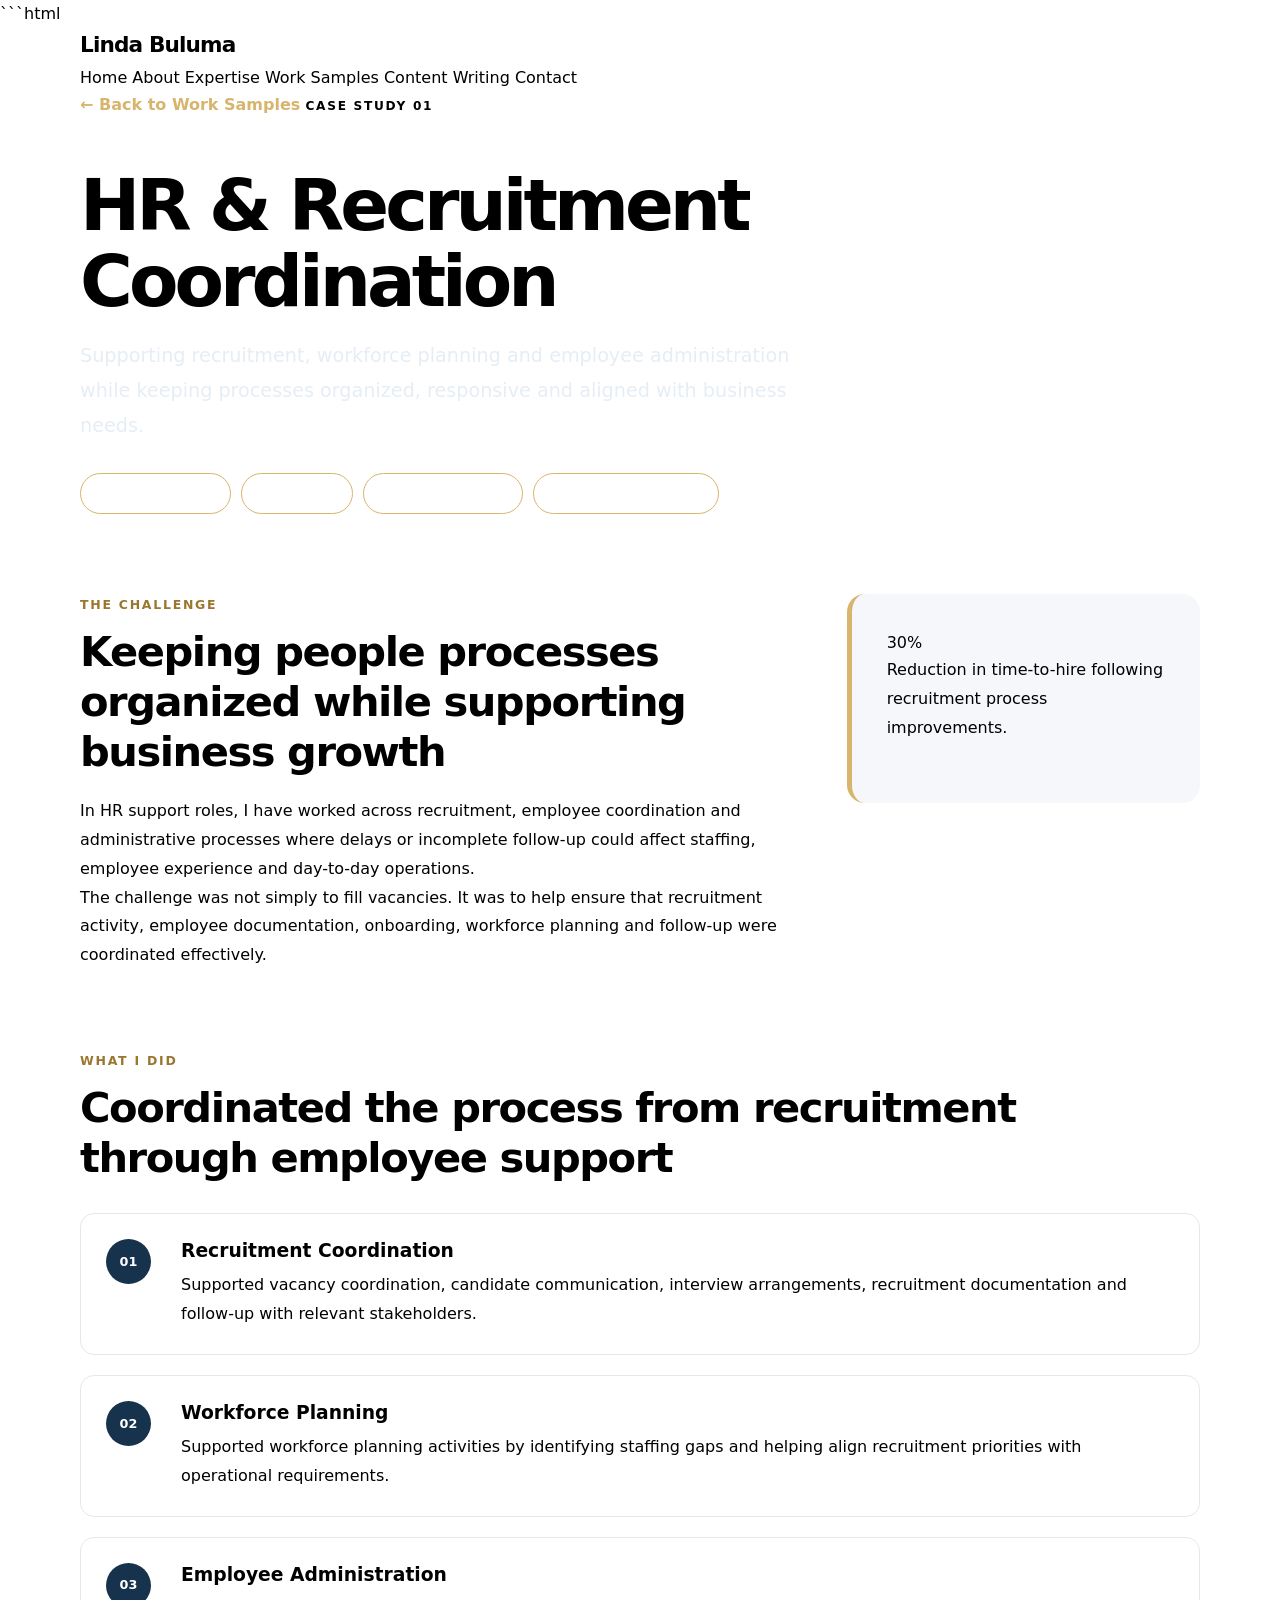
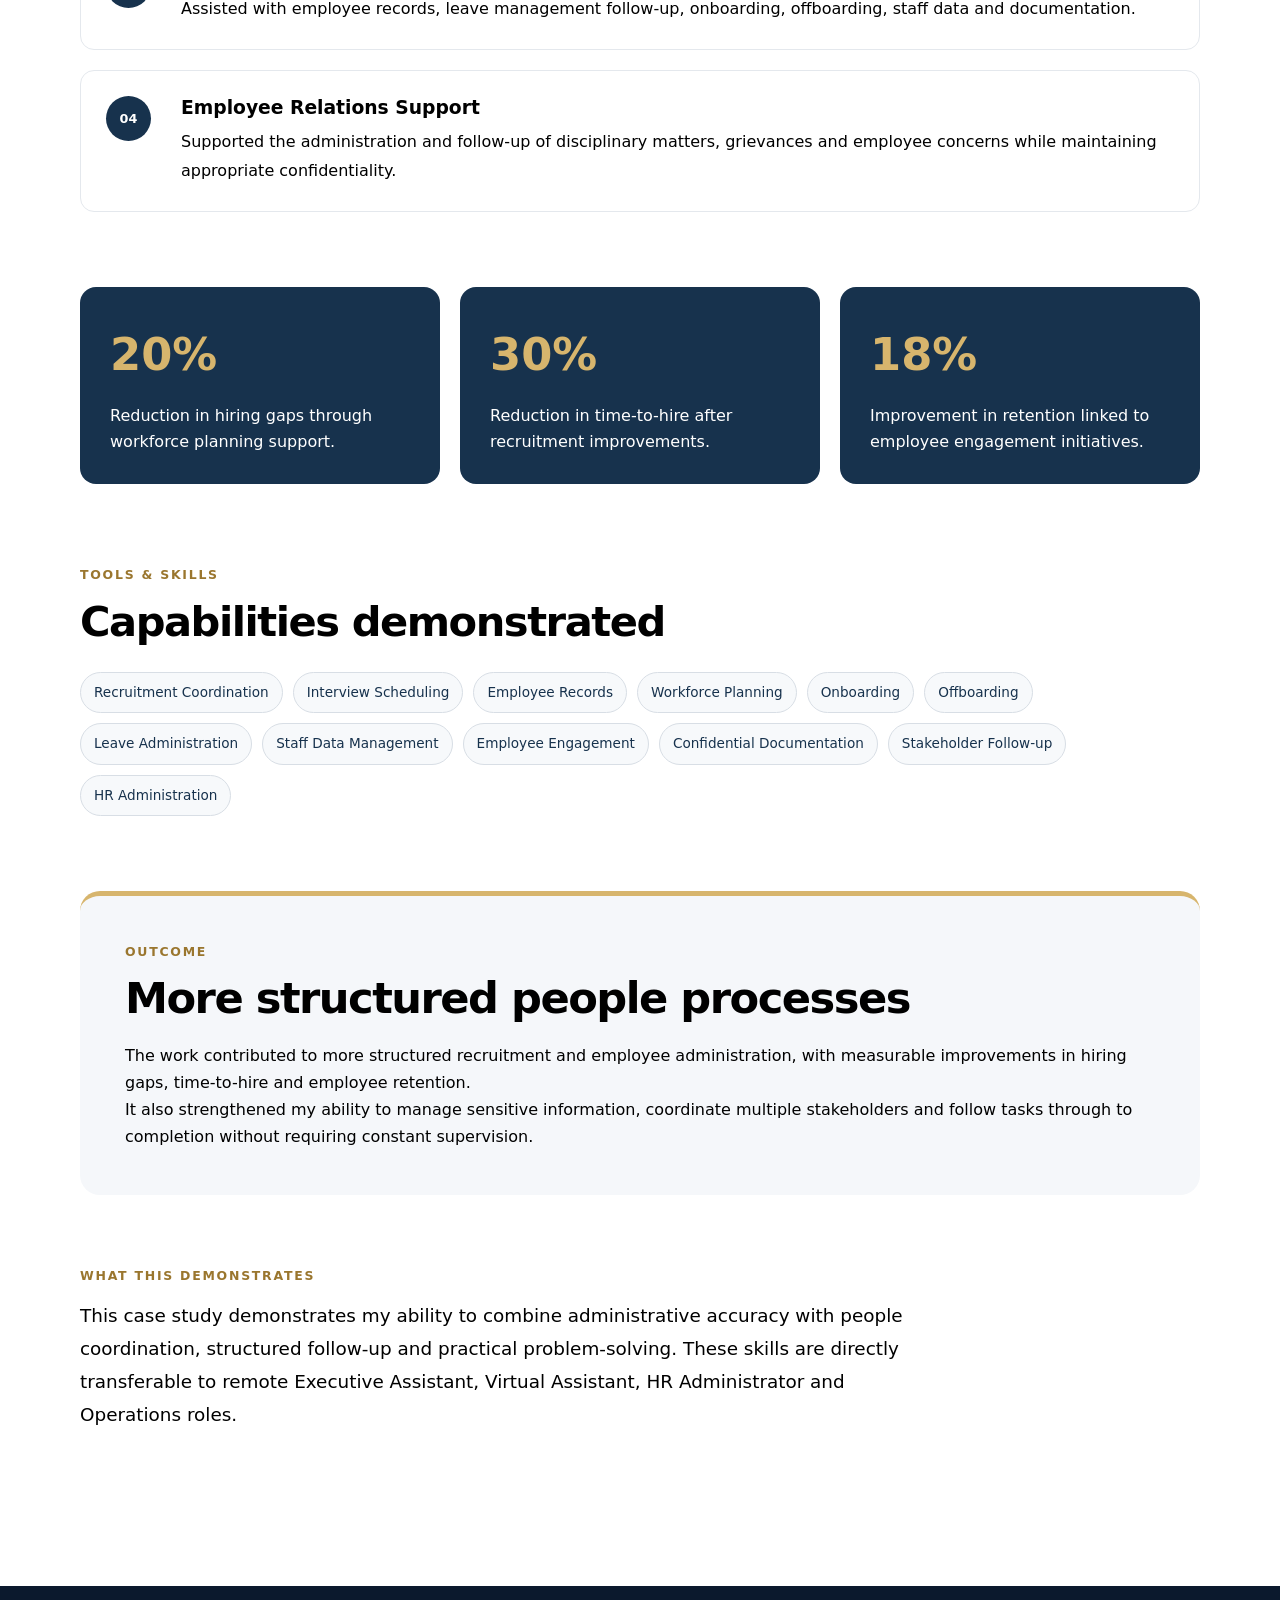
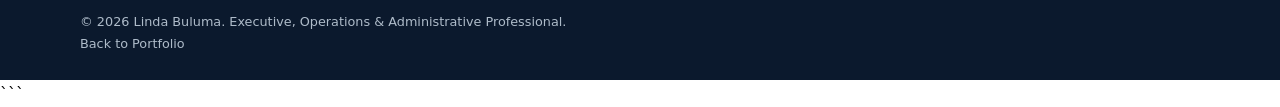
<file: hr-recruitment.html>
```html
<!DOCTYPE html>
<html lang="en">
<head>
    <meta charset="UTF-8">
    <meta name="viewport" content="width=device-width, initial-scale=1.0">
    <meta name="description" content="HR and Recruitment Coordination case study by Linda Buluma.">
    <title>HR & Recruitment Coordination | Linda Buluma</title>
    <link rel="stylesheet" href="style.css">
</head>

<body>

<header class="site-header">
    <div class="container nav-container">
        <a href="index.html" class="logo">Linda Buluma</a>

        <nav class="main-nav">
            <a href="index.html">Home</a>
            <a href="index.html#about">About</a>
            <a href="index.html#expertise">Expertise</a>
            <a href="index.html#work">Work Samples</a>
            <a href="content-writing.html">Content Writing</a>
            <a href="index.html#contact">Contact</a>
        </nav>
    </div>
</header>

<main>

<section class="case-study-hero">
    <div class="container">
        <a href="index.html#work" class="back-link">← Back to Work Samples</a>

        <span class="eyebrow">CASE STUDY 01</span>

        <h1>HR & Recruitment Coordination</h1>

        <p class="case-study-intro">
            Supporting recruitment, workforce planning and employee administration
            while keeping processes organized, responsive and aligned with business needs.
        </p>

        <div class="case-meta">
            <span>HR Administration</span>
            <span>Recruitment</span>
            <span>Workforce Planning</span>
            <span>Employee Coordination</span>
        </div>
    </div>
</section>


<section class="case-study-content">
    <div class="container">

        <div class="case-study-grid">

            <div>
                <span class="section-label">THE CHALLENGE</span>

                <h2>Keeping people processes organized while supporting business growth</h2>

                <p>
                    In HR support roles, I have worked across recruitment, employee
                    coordination and administrative processes where delays or incomplete
                    follow-up could affect staffing, employee experience and day-to-day
                    operations.
                </p>

                <p>
                    The challenge was not simply to fill vacancies. It was to help ensure
                    that recruitment activity, employee documentation, onboarding,
                    workforce planning and follow-up were coordinated effectively.
                </p>
            </div>

            <div class="highlight-card">
                <span class="metric-number">30%</span>
                <p>Reduction in time-to-hire following recruitment process improvements.</p>
            </div>

        </div>


        <div class="case-study-section">

            <span class="section-label">WHAT I DID</span>

            <h2>Coordinated the process from recruitment through employee support</h2>

            <div class="case-study-list">

                <div class="case-item">
                    <div class="case-icon">01</div>
                    <div>
                        <h3>Recruitment Coordination</h3>
                        <p>
                            Supported vacancy coordination, candidate communication,
                            interview arrangements, recruitment documentation and
                            follow-up with relevant stakeholders.
                        </p>
                    </div>
                </div>

                <div class="case-item">
                    <div class="case-icon">02</div>
                    <div>
                        <h3>Workforce Planning</h3>
                        <p>
                            Supported workforce planning activities by identifying
                            staffing gaps and helping align recruitment priorities with
                            operational requirements.
                        </p>
                    </div>
                </div>

                <div class="case-item">
                    <div class="case-icon">03</div>
                    <div>
                        <h3>Employee Administration</h3>
                        <p>
                            Assisted with employee records, leave management follow-up,
                            onboarding, offboarding, staff data and documentation.
                        </p>
                    </div>
                </div>

                <div class="case-item">
                    <div class="case-icon">04</div>
                    <div>
                        <h3>Employee Relations Support</h3>
                        <p>
                            Supported the administration and follow-up of disciplinary
                            matters, grievances and employee concerns while maintaining
                            appropriate confidentiality.
                        </p>
                    </div>
                </div>

            </div>
        </div>


        <div class="metrics-grid">

            <div class="metric-card">
                <strong>20%</strong>
                <span>Reduction in hiring gaps through workforce planning support.</span>
            </div>

            <div class="metric-card">
                <strong>30%</strong>
                <span>Reduction in time-to-hire after recruitment improvements.</span>
            </div>

            <div class="metric-card">
                <strong>18%</strong>
                <span>Improvement in retention linked to employee engagement initiatives.</span>
            </div>

        </div>


        <div class="case-study-section">

            <span class="section-label">TOOLS & SKILLS</span>

            <h2>Capabilities demonstrated</h2>

            <div class="skill-tags">
                <span>Recruitment Coordination</span>
                <span>Interview Scheduling</span>
                <span>Employee Records</span>
                <span>Workforce Planning</span>
                <span>Onboarding</span>
                <span>Offboarding</span>
                <span>Leave Administration</span>
                <span>Staff Data Management</span>
                <span>Employee Engagement</span>
                <span>Confidential Documentation</span>
                <span>Stakeholder Follow-up</span>
                <span>HR Administration</span>
            </div>

        </div>


        <div class="outcome-box">

            <span class="section-label">OUTCOME</span>

            <h2>More structured people processes</h2>

            <p>
                The work contributed to more structured recruitment and employee
                administration, with measurable improvements in hiring gaps,
                time-to-hire and employee retention.
            </p>

            <p>
                It also strengthened my ability to manage sensitive information,
                coordinate multiple stakeholders and follow tasks through to completion
                without requiring constant supervision.
            </p>

        </div>


        <div class="case-study-section">

            <span class="section-label">WHAT THIS DEMONSTRATES</span>

            <p class="demonstrates-text">
                This case study demonstrates my ability to combine administrative
                accuracy with people coordination, structured follow-up and practical
                problem-solving. These skills are directly transferable to remote
                Executive Assistant, Virtual Assistant, HR Administrator and Operations
                roles.
            </p>

        </div>

    </div>
</section>

</main>


<footer class="site-footer">
    <div class="container">
        <p>© 2026 Linda Buluma. Executive, Operations & Administrative Professional.</p>
        <a href="index.html">Back to Portfolio</a>
    </div>
</footer>

</body>
</html>
```
</file>
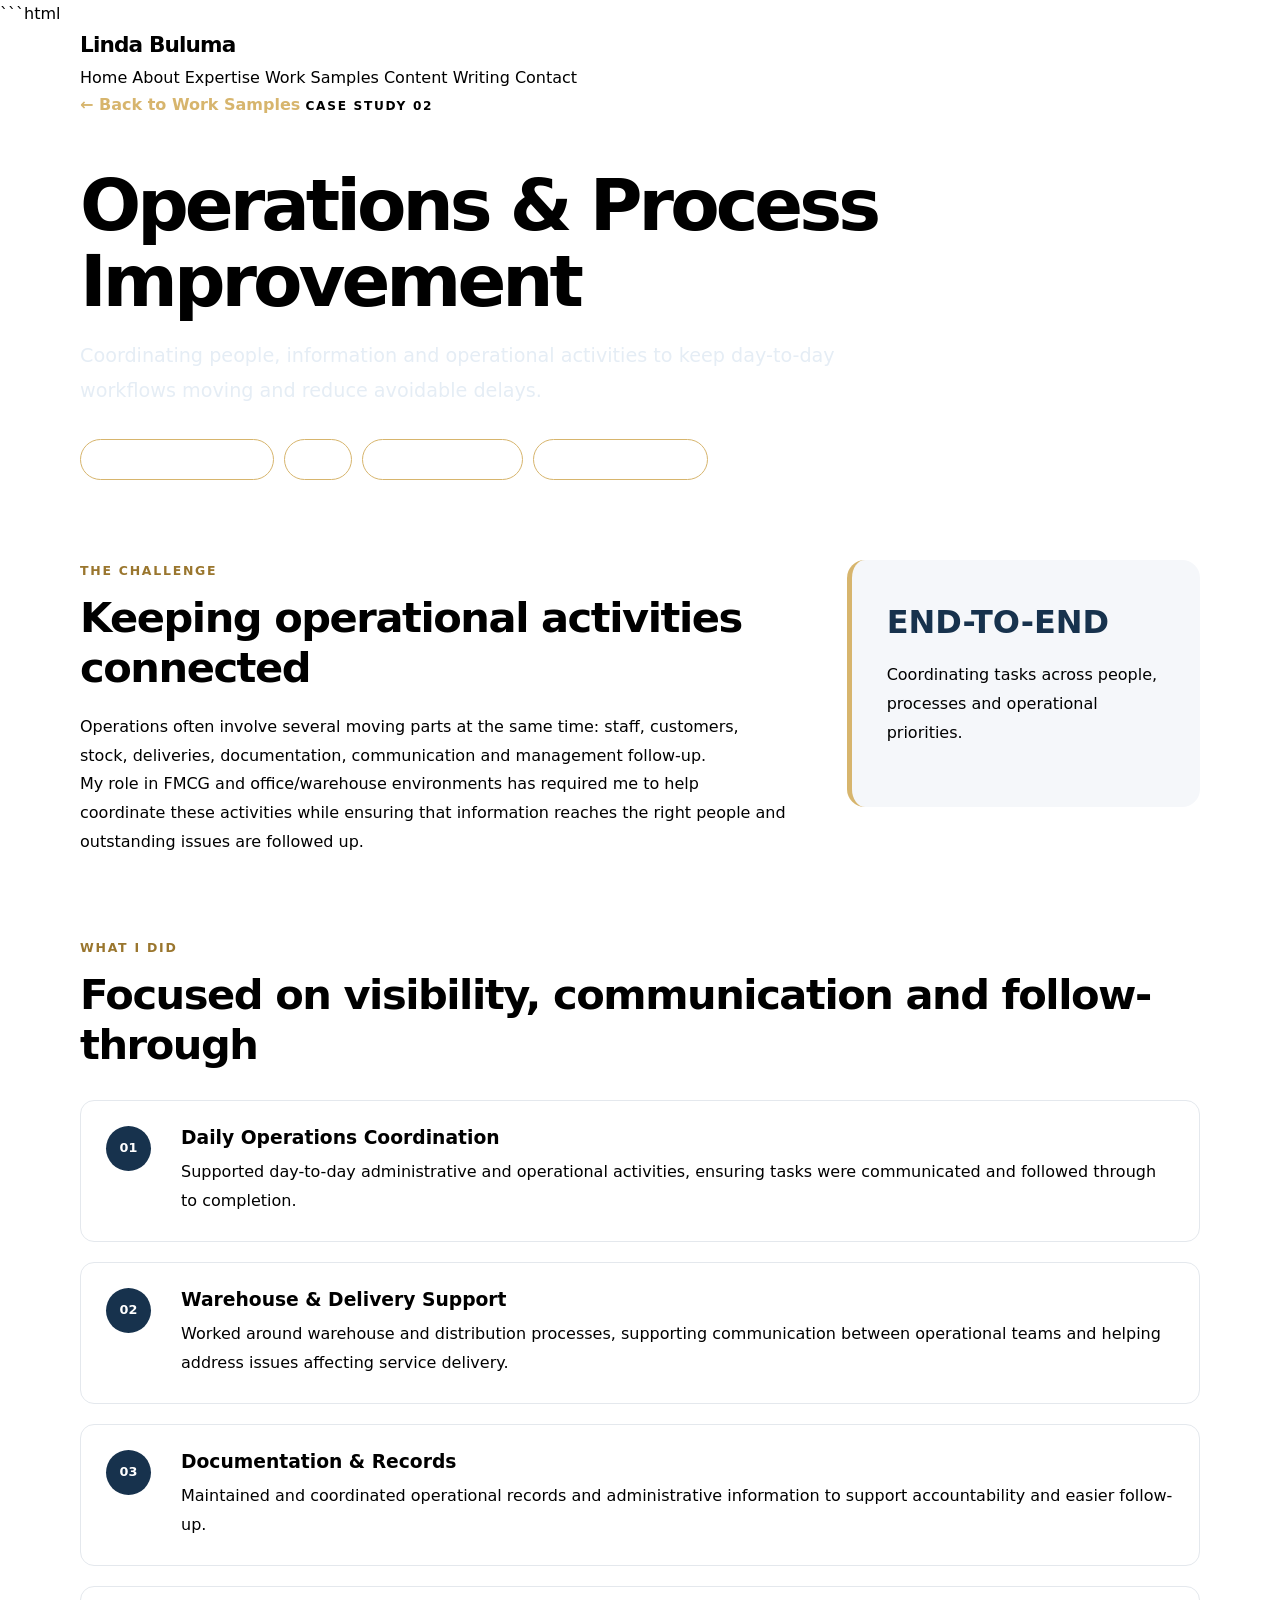
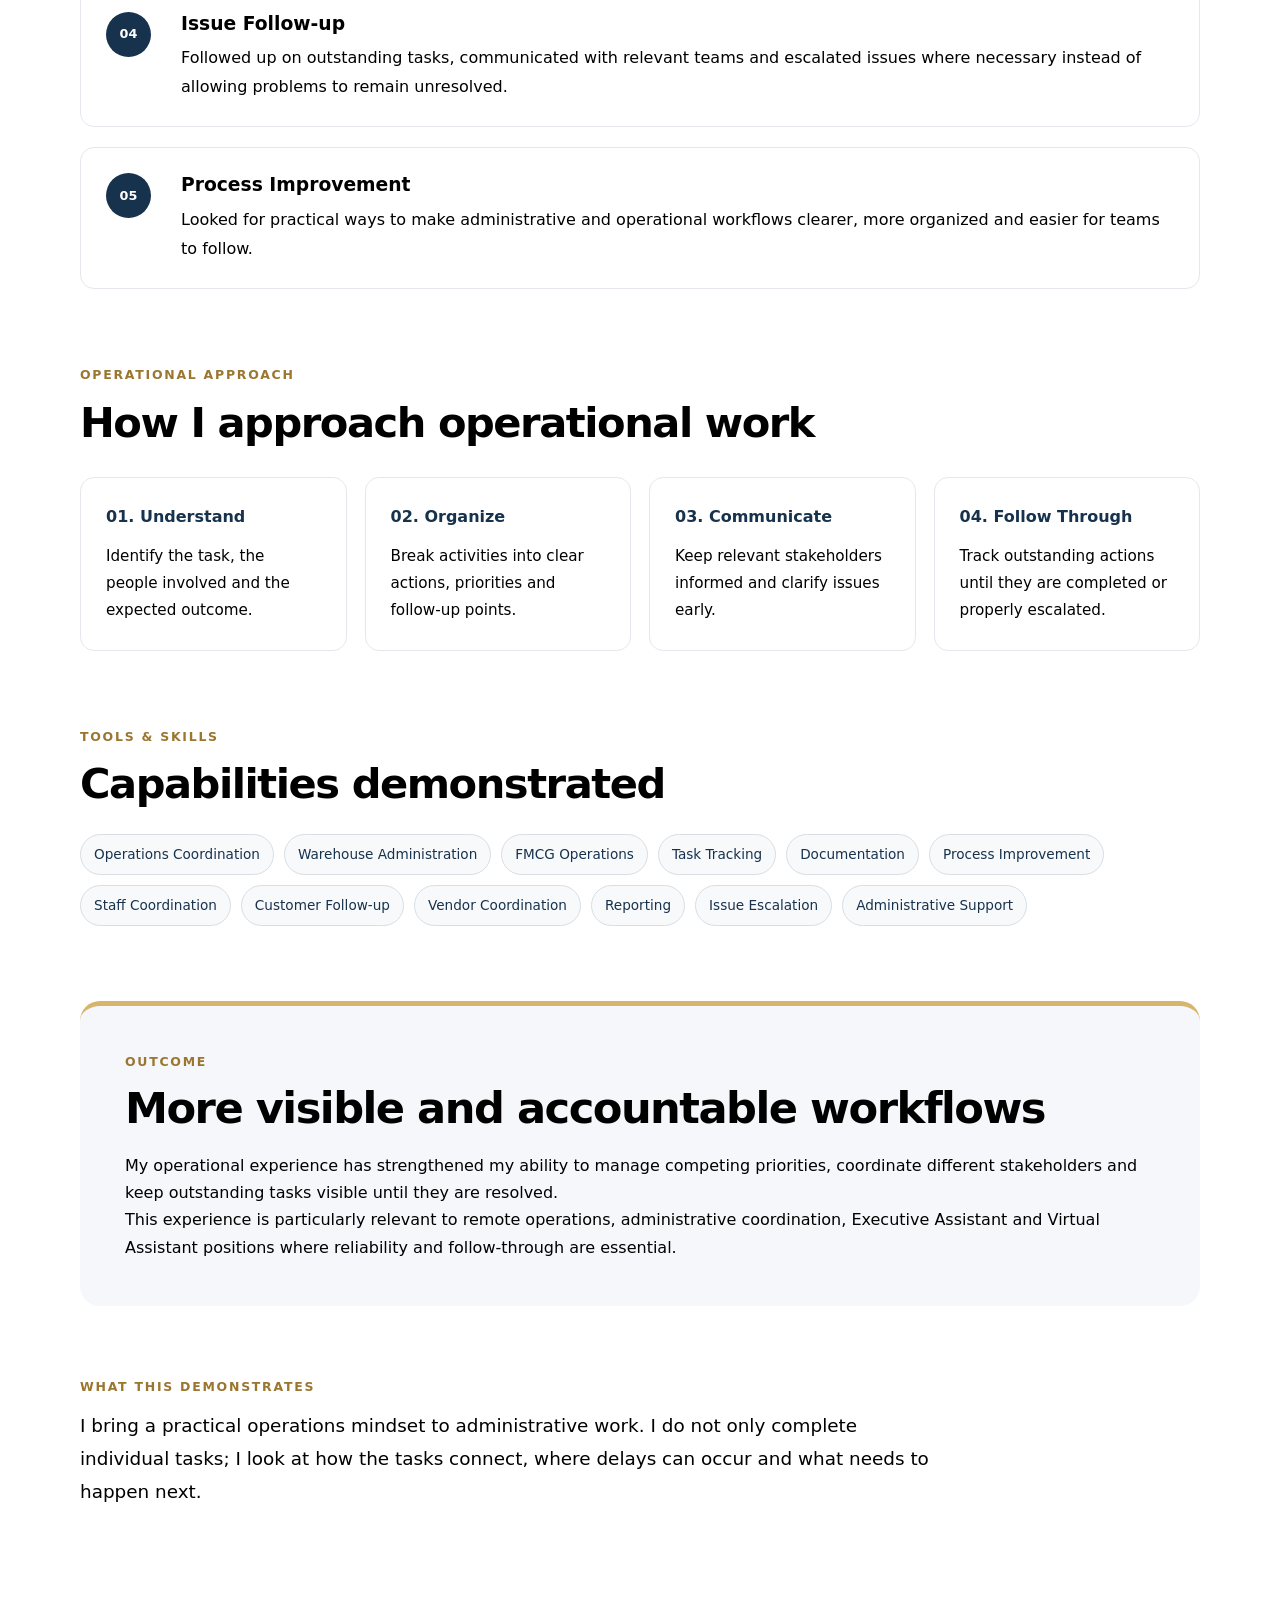
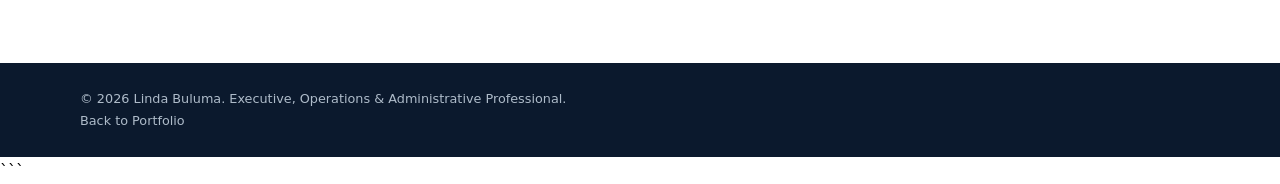
<file: operations.html>
```html
<!DOCTYPE html>
<html lang="en">
<head>
    <meta charset="UTF-8">
    <meta name="viewport" content="width=device-width, initial-scale=1.0">
    <meta name="description" content="Operations and Process Improvement case study by Linda Buluma.">
    <title>Operations & Process Improvement | Linda Buluma</title>
    <link rel="stylesheet" href="style.css">
</head>

<body>

<header class="site-header">
    <div class="container nav-container">
        <a href="index.html" class="logo">Linda Buluma</a>

        <nav class="main-nav">
            <a href="index.html">Home</a>
            <a href="index.html#about">About</a>
            <a href="index.html#expertise">Expertise</a>
            <a href="index.html#work">Work Samples</a>
            <a href="content-writing.html">Content Writing</a>
            <a href="index.html#contact">Contact</a>
        </nav>
    </div>
</header>

<main>

<section class="case-study-hero">
    <div class="container">

        <a href="index.html#work" class="back-link">← Back to Work Samples</a>

        <span class="eyebrow">CASE STUDY 02</span>

        <h1>Operations & Process Improvement</h1>

        <p class="case-study-intro">
            Coordinating people, information and operational activities to keep
            day-to-day workflows moving and reduce avoidable delays.
        </p>

        <div class="case-meta">
            <span>Operations Coordination</span>
            <span>FMCG</span>
            <span>Warehouse Support</span>
            <span>Process Improvement</span>
        </div>

    </div>
</section>


<section class="case-study-content">

    <div class="container">

        <div class="case-study-grid">

            <div>

                <span class="section-label">THE CHALLENGE</span>

                <h2>Keeping operational activities connected</h2>

                <p>
                    Operations often involve several moving parts at the same time:
                    staff, customers, stock, deliveries, documentation, communication
                    and management follow-up.
                </p>

                <p>
                    My role in FMCG and office/warehouse environments has required me
                    to help coordinate these activities while ensuring that information
                    reaches the right people and outstanding issues are followed up.
                </p>

            </div>

            <div class="highlight-card">
                <strong>END-TO-END</strong>
                <p>
                    Coordinating tasks across people, processes and operational
                    priorities.
                </p>
            </div>

        </div>


        <div class="case-study-section">

            <span class="section-label">WHAT I DID</span>

            <h2>Focused on visibility, communication and follow-through</h2>

            <div class="case-study-list">

                <div class="case-item">

                    <div class="case-icon">01</div>

                    <div>
                        <h3>Daily Operations Coordination</h3>

                        <p>
                            Supported day-to-day administrative and operational
                            activities, ensuring tasks were communicated and followed
                            through to completion.
                        </p>
                    </div>

                </div>


                <div class="case-item">

                    <div class="case-icon">02</div>

                    <div>
                        <h3>Warehouse & Delivery Support</h3>

                        <p>
                            Worked around warehouse and distribution processes,
                            supporting communication between operational teams and
                            helping address issues affecting service delivery.
                        </p>
                    </div>

                </div>


                <div class="case-item">

                    <div class="case-icon">03</div>

                    <div>
                        <h3>Documentation & Records</h3>

                        <p>
                            Maintained and coordinated operational records and
                            administrative information to support accountability and
                            easier follow-up.
                        </p>
                    </div>

                </div>


                <div class="case-item">

                    <div class="case-icon">04</div>

                    <div>
                        <h3>Issue Follow-up</h3>

                        <p>
                            Followed up on outstanding tasks, communicated with relevant
                            teams and escalated issues where necessary instead of
                            allowing problems to remain unresolved.
                        </p>
                    </div>

                </div>


                <div class="case-item">

                    <div class="case-icon">05</div>

                    <div>
                        <h3>Process Improvement</h3>

                        <p>
                            Looked for practical ways to make administrative and
                            operational workflows clearer, more organized and easier
                            for teams to follow.
                        </p>
                    </div>

                </div>

            </div>

        </div>


        <div class="case-study-section">

            <span class="section-label">OPERATIONAL APPROACH</span>

            <h2>How I approach operational work</h2>

            <div class="process-grid">

                <div>
                    <strong>01. Understand</strong>
                    <p>
                        Identify the task, the people involved and the expected
                        outcome.
                    </p>
                </div>

                <div>
                    <strong>02. Organize</strong>
                    <p>
                        Break activities into clear actions, priorities and
                        follow-up points.
                    </p>
                </div>

                <div>
                    <strong>03. Communicate</strong>
                    <p>
                        Keep relevant stakeholders informed and clarify issues early.
                    </p>
                </div>

                <div>
                    <strong>04. Follow Through</strong>
                    <p>
                        Track outstanding actions until they are completed or properly
                        escalated.
                    </p>
                </div>

            </div>

        </div>


        <div class="case-study-section">

            <span class="section-label">TOOLS & SKILLS</span>

            <h2>Capabilities demonstrated</h2>

            <div class="skill-tags">

                <span>Operations Coordination</span>
                <span>Warehouse Administration</span>
                <span>FMCG Operations</span>
                <span>Task Tracking</span>
                <span>Documentation</span>
                <span>Process Improvement</span>
                <span>Staff Coordination</span>
                <span>Customer Follow-up</span>
                <span>Vendor Coordination</span>
                <span>Reporting</span>
                <span>Issue Escalation</span>
                <span>Administrative Support</span>

            </div>

        </div>


        <div class="outcome-box">

            <span class="section-label">OUTCOME</span>

            <h2>More visible and accountable workflows</h2>

            <p>
                My operational experience has strengthened my ability to manage
                competing priorities, coordinate different stakeholders and keep
                outstanding tasks visible until they are resolved.
            </p>

            <p>
                This experience is particularly relevant to remote operations,
                administrative coordination, Executive Assistant and Virtual Assistant
                positions where reliability and follow-through are essential.
            </p>

        </div>


        <div class="case-study-section">

            <span class="section-label">WHAT THIS DEMONSTRATES</span>

            <p class="demonstrates-text">
                I bring a practical operations mindset to administrative work. I do
                not only complete individual tasks; I look at how the tasks connect,
                where delays can occur and what needs to happen next.
            </p>

        </div>

    </div>

</section>

</main>


<footer class="site-footer">

    <div class="container">

        <p>
            © 2026 Linda Buluma. Executive, Operations & Administrative Professional.
        </p>

        <a href="index.html">Back to Portfolio</a>

    </div>

</footer>

</body>
</html>
```
</file>
<file: style.css>
```css
/* =========================================
   LINDA BULUMA PROFESSIONAL PORTFOLIO
   GitHub Pages Ready
========================================= */


:root {

  --navy: #10233f;

  --blue: #1f4e79;

  --accent: #c49a5a;

  --ink: #172033;

  --muted: #647084;

  --light: #f5f7fa;

  --white: #ffffff;

  --border: #e4e8ee;

  --shadow:
    0 18px 50px rgba(16, 35, 63, 0.09);

  --radius: 18px;

}


/* RESET */

* {

  box-sizing: border-box;

  margin: 0;

  padding: 0;

}


html {

  scroll-behavior: smooth;

}


body {

  font-family:
    Inter,
    ui-sans-serif,
    system-ui,
    -apple-system,
    BlinkMacSystemFont,
    "Segoe UI",
    sans-serif;

  color: var(--ink);

  background: var(--white);

  line-height: 1.7;

}


a {

  color: inherit;

  text-decoration: none;

}


.container {

  width: min(
    1120px,
    calc(100% - 40px)
  );

  margin: 0 auto;

}


/* HEADER */

.site-header {

  position: sticky;

  top: 0;

  z-index: 100;

  background:
    rgba(255, 255, 255, 0.96);

  backdrop-filter: blur(12px);

  border-bottom:
    1px solid var(--border);

}


.nav {

  min-height: 74px;

  display: flex;

  align-items: center;

  justify-content: space-between;

  gap: 25px;

}


.logo {

  font-size: 1.35rem;

  font-weight: 800;

  letter-spacing: -.04em;

  color: var(--navy);

}


.logo span {

  color: var(--accent);

  margin-left: 3px;

}


.nav-links {

  display: flex;

  align-items: center;

  gap: 22px;

  font-size: .92rem;

  font-weight: 600;

}


.nav-links a:hover {

  color: var(--blue);

}


.nav-cta {

  background: var(--navy);

  color: white !important;

  padding: 9px 16px;

  border-radius: 999px;

}


.menu-toggle {

  display: none;

  background: none;

  border: 0;

  font-size: 1.5rem;

  color: var(--navy);

}


/* HERO */

.hero {

  background:
    linear-gradient(
      135deg,
      #f5f8fc 0%,
      #ffffff 55%,
      #f8f4ee 100%
    );

  padding: 90px 0 75px;

}


.hero-grid {

  display: grid;

  grid-template-columns:
    1.35fr
    .65fr;

  gap: 65px;

  align-items: center;

}


.eyebrow {

  color: var(--blue);

  font-weight: 800;

  font-size: .76rem;

  letter-spacing: .14em;

  margin-bottom: 13px;

}


h1 {

  color: var(--navy);

  font-size:
    clamp(
      2.5rem,
      6vw,
      4.7rem
    );

  line-height: 1.05;

  letter-spacing: -.055em;

}


h2 {

  color: var(--navy);

  font-size:
    clamp(
      1.9rem,
      4vw,
      2.7rem
    );

  line-height: 1.15;

  letter-spacing: -.035em;

  margin-bottom: 28px;

}


h3 {

  color: var(--navy);

  line-height: 1.3;

}


.hero-text {

  max-width: 730px;

  font-size: 1.14rem;

  color: var(--muted);

  margin: 25px 0 30px;

}


.button-row {

  display: flex;

  gap: 12px;

  flex-wrap: wrap;

}


.btn {

  display: inline-block;

  padding: 12px 20px;

  border-radius: 10px;

  font-weight: 800;

  border: 1px solid transparent;

  transition: .2s ease;

}


.btn:hover {

  transform:
    translateY(-2px);

}


.primary {

  background: var(--navy);

  color: white;

}


.secondary {

  background: white;

  color: var(--navy);

  border-color: var(--border);

}


.secondary.light {

  background: transparent;

  color: white;

  border-color:
    rgba(255,255,255,.35);

}


.hero-stats {

  display: flex;

  gap: 30px;

  flex-wrap: wrap;

  margin-top: 45px;

}


.hero-stats div {

  display: flex;

  flex-direction: column;

}


.hero-stats strong {

  font-size: 1.65rem;

  color: var(--navy);

}


.hero-stats span {

  color: var(--muted);

  font-size: .82rem;

  max-width: 130px;

}


/* HERO CARD */

.hero-card {

  background: white;

  border:
    1px solid var(--border);

  border-radius: var(--radius);

  padding: 34px;

  box-shadow: var(--shadow);

}


.profile-mark {

  width: 70px;

  height: 70px;

  display: grid;

  place-items: center;

  border-radius: 50%;

  background: var(--navy);

  color: white;

  font-weight: 900;

  font-size: 1.25rem;

  margin-bottom: 20px;

}


.hero-card h2 {

  font-size: 1.5rem;

  margin-bottom: 18px;

}


.check-list {

  list-style: none;

}


.check-list li {

  padding:
    9px 0 9px 25px;

  position: relative;

  color: var(--muted);

}


.check-list li::before {

  content: "✓";

  position: absolute;

  left: 0;

  color: var(--accent);

  font-weight: 900;

}


/* SECTIONS */

.section {

  padding: 90px 0;

}


.alt {

  background: var(--light);

}


.two-column {

  display: grid;

  grid-template-columns:
    .8fr
    1.2fr;

  gap: 80px;

}


.prose {

  color: var(--muted);

  font-size: 1.02rem;

}


.prose p + p {

  margin-top: 18px;

}


/* EXPERTISE CARDS */

.cards {

  display: grid;

  grid-template-columns:
    repeat(3, 1fr);

  gap: 20px;

}


.card {

  background: white;

  border:
    1px solid var(--border);

  border-radius: var(--radius);

  padding: 28px;

  min-height: 235px;

}


.card-number {

  display: inline-block;

  color: var(--accent);

  font-weight: 900;

  margin-bottom: 18px;

}


.card h3 {

  margin-bottom: 12px;

  font-size: 1.15rem;

}


.card p {

  color: var(--muted);

  font-size: .94rem;

}


/* WORK */

.work-grid {

  display: grid;

  grid-template-columns:
    repeat(3, 1fr);

  gap: 20px;

}


.work-card {

  background: white;

  border:
    1px solid var(--border);

  border-radius: var(--radius);

  padding: 28px;

  min-height: 280px;

  box-shadow:
    0 8px 28px
    rgba(16,35,63,.04);

}


.work-number {

  color: var(--accent);

  font-size: .75rem;

  font-weight: 900;

  display: block;

  margin-bottom: 30px;

}


.work-card h3 {

  margin-bottom: 12px;

  font-size: 1.15rem;

}


.work-card p {

  color: var(--muted);

  font-size: .94rem;

}


.tags {

  display: flex;

  flex-wrap: wrap;

  gap: 7px;

  margin-top: 20px;

}


.tags span {

  border:
    1px solid var(--border);

  background: #fff;

  padding: 5px 9px;

  border-radius: 999px;

  font-size: .75rem;

  color: var(--muted);

}


.text-link {

  display: inline-block;

  color: var(--blue);

  font-weight: 800;

  margin-top: 18px;

}


/* EXPERIENCE */

.timeline {

  max-width: 850px;

  border-left:
    2px solid var(--border);

  margin-left: 8px;

}


.timeline-item {

  position: relative;

  padding:
    0 0 45px 35px;

}


.timeline-dot {

  position: absolute;

  left: -8px;

  top: 5px;

  width: 14px;

  height: 14px;

  border-radius: 50%;

  background: var(--accent);

  border:
    3px solid white;

  box-shadow:
    0 0 0 1px var(--border);

}


.timeline-item .date {

  color: var(--accent);

  font-size: .75rem;

  font-weight: 900;

  letter-spacing: .1em;

}


.timeline-item h3 {

  margin-top: 7px;

  margin-bottom: 3px;

  font-size: 1.2rem;

}


.timeline-item h4 {

  color: var(--blue);

  font-size: .92rem;

  margin-bottom: 10px;

}


.timeline-item p {

  color: var(--muted);

}


/* TOOLS */

.tool-list {

  display: flex;

  flex-wrap: wrap;

  gap: 10px;

}


.tool-list span {

  border:
    1px solid var(--border);

  background: var(--light);

  padding:
    9px 13px;

  border-radius: 999px;

  font-size: .85rem;

  color: var(--ink);

}


/* CONTACT */

.contact-section {

  background: var(--navy);

  color: white;

  padding: 80px 0;

}


.contact-box {

  display: flex;

  justify-content: space-between;

  align-items: center;

  gap: 50px;

}


.contact-section h2 {

  color: white;

  max-width: 650px;

}


.contact-section p {

  color: #dbe4ef;

  max-width: 700px;

}


.contact-actions {

  display: flex;

  flex-wrap: wrap;

  gap: 10px;

  min-width: 250px;

}


/* FOOTER */

footer {

  background: #0b192d;

  color: #aebbc9;

  padding: 25px 0;

  font-size: .8rem;

}


.footer-inner {

  display: flex;

  justify-content: space-between;

  gap: 20px;

}


/* CONTENT ARTICLE */

.article-page {

  padding:
    75px 0 100px;

}


.article-container {

  max-width: 850px;

}


.article-container h1 {

  font-size:
    clamp(
      2.4rem,
      5vw,
      4rem
    );

  max-width: 850px;

}


.article-meta {

  display: flex;

  flex-wrap: wrap;

  gap: 10px;

  color: var(--muted);

  margin:
    20px 0 40px;

  font-size: .88rem;

}


.article-lead {

  font-size: 1.2rem;

  color: var(--muted);

  border-left:
    4px solid var(--accent);

  padding-left: 22px;

  margin-bottom: 45px;

}


.article-container h2 {

  font-size: 1.75rem;

  margin-top: 42px;

  margin-bottom: 14px;

}


.article-container p {

  color: #4f5c6d;

  margin-bottom: 17px;

}


/* AUTHOR */

.author-box {

  display: flex;

  gap: 20px;

  align-items: flex-start;

  background: var(--light);

  border:
    1px solid var(--border);

  padding: 28px;

  border-radius: var(--radius);

  margin:
    50px 0 30px;

}


.author-initials {

  flex:
    0 0 60px;

  width: 60px;

  height: 60px;

  display: grid;

  place-items: center;

  border-radius: 50%;

  background: var(--navy);

  color: white;

  font-weight: 900;

}


.author-box h3 {

  margin-bottom: 7px;

}


.author-box p {

  margin: 0;

  font-size: .92rem;

}


/* STATIC NAVIGATION */

.static-links {

  margin-left: auto;

}


/* TABLET */

@media (max-width: 900px) {

  .hero-grid,
  .two-column {

    grid-template-columns: 1fr;

    gap: 40px;

  }


  .cards,
  .work-grid {

    grid-template-columns:
      repeat(2, 1fr);

  }


  .contact-box {

    flex-direction: column;

    align-items: flex-start;

  }

}


/* MOBILE */

@media (max-width: 680px) {

  .container {

    width:
      min(
        100% - 28px,
        1120px
      );

  }


  .nav {

    min-height: 65px;

  }


  .menu-toggle {

    display: block;

  }


  .nav-links {

    display: none;

    position: absolute;

    top: 65px;

    left: 0;

    right: 0;

    background: white;

    border-bottom:
      1px solid var(--border);

    padding: 20px;

    flex-direction: column;

    align-items: stretch;

  }


  .nav-links.open {

    display: flex;

  }


  .nav-links a {

    padding: 7px 0;

  }


  .hero {

    padding: 60px 0;

  }


  .section {

    padding: 65px 0;

  }


  .cards,
  .work-grid {

    grid-template-columns: 1fr;

  }


  .hero-stats {

    gap: 18px;

  }


  .footer-inner {

    flex-direction: column;

  }


  .author-box {

    flex-direction: column;

  }


  .static-links {

    display: flex;

    position: static;

    padding: 0;

    border: 0;

  }

}
```
/* ========================================= CASE STUDY PAGES ========================================= */ .case-study-hero { padding: 90px 0 70px; background: linear-gradient(135deg, #0d1b2a, #17324d); color: #ffffff; } .back-link { display: inline-block; margin-bottom: 35px; color: #d7b56d; text-decoration: none; font-weight: 600; } .back-link:hover { text-decoration: underline; } .case-study-hero h1 { max-width: 850px; margin: 15px 0 20px; font-size: clamp(2.4rem, 6vw, 4.5rem); line-height: 1.05; } .case-study-intro { max-width: 760px; margin-bottom: 30px; font-size: 1.2rem; line-height: 1.8; color: #e5edf5; } .case-meta { display: flex; flex-wrap: wrap; gap: 10px; } .case-meta span, .skill-tags span { display: inline-block; padding: 8px 13px; border: 1px solid #d7b56d; border-radius: 30px; font-size: 0.85rem; } .case-meta span { color: #ffffff; } .case-study-content { padding: 80px 0; } .case-study-grid { display: grid; grid-template-columns: 1.6fr 0.8fr; gap: 60px; align-items: start; margin-bottom: 80px; } .case-study-grid h2, .case-study-section h2 { margin-top: 10px; margin-bottom: 20px; font-size: clamp(1.8rem, 4vw, 2.6rem); line-height: 1.2; } .case-study-grid p, .case-study-section p { line-height: 1.8; } .section-label { display: block; margin-bottom: 12px; color: #9a762e; font-size: 0.78rem; font-weight: 800; letter-spacing: 0.14em; text-transform: uppercase; } .highlight-card { padding: 35px; border-radius: 18px; background: #f5f7fa; border-left: 5px solid #d7b56d; } .highlight-card strong { display: block; margin-bottom: 12px; font-size: 2rem; color: #17324d; } .highlight-card p { margin-bottom: 25px; } .case-study-section { margin-bottom: 75px; } .case-study-list { display: grid; gap: 20px; margin-top: 30px; } .case-item { display: grid; grid-template-columns: 55px 1fr; gap: 20px; padding: 25px; border: 1px solid #e4e8ed; border-radius: 14px; background: #ffffff; } .case-icon { width: 45px; height: 45px; display: flex; align-items: center; justify-content: center; border-radius: 50%; background: #17324d; color: #ffffff; font-size: 0.8rem; font-weight: 700; } .case-item h3 { margin-top: 0; margin-bottom: 8px; } .case-item p { margin: 0; } .metrics-grid { display: grid; grid-template-columns: repeat(3, 1fr); gap: 20px; margin: 60px 0 80px; } .metric-card { padding: 30px; border-radius: 16px; background: #17324d; color: #ffffff; } .metric-card strong { display: block; margin-bottom: 10px; color: #d7b56d; font-size: 2.8rem; } .metric-card span { line-height: 1.6; } .skill-tags { display: flex; flex-wrap: wrap; gap: 10px; margin-top: 25px; } .skill-tags span { color: #17324d; border-color: #d8dee5; background: #f7f9fb; } .outcome-box { margin: 70px 0; padding: 45px; border-radius: 20px; background: #f5f7fa; border-top: 5px solid #d7b56d; } .outcome-box h2 { margin-top: 10px; margin-bottom: 18px; } .demonstrates-text { max-width: 850px; font-size: 1.15rem; } .confidential-note { margin-bottom: 55px; padding: 20px 25px; border-radius: 12px; background: #fff8e8; border-left: 4px solid #d7b56d; line-height: 1.7; } .process-grid { display: grid; grid-template-columns: repeat(4, 1fr); gap: 18px; margin-top: 30px; } .process-grid > div { padding: 25px; border: 1px solid #e4e8ed; border-radius: 14px; } .process-grid strong { display: block; margin-bottom: 12px; color: #17324d; } .process-grid p { margin: 0; font-size: 0.95rem; } .event-cards { display: grid; grid-template-columns: repeat(3, 1fr); gap: 25px; margin: 40px 0 80px; } .event-card { padding: 30px; border: 1px solid #e4e8ed; border-radius: 18px; background: #ffffff; box-shadow: 0 8px 25px rgba(13, 27, 42, 0.05); } .event-number { display: block; margin-bottom: 20px; color: #9a762e; font-size: 0.8rem; font-weight: 800; } .event-card h3 { margin-bottom: 15px; color: #17324d; } .event-card p { line-height: 1.7; } /* ========================================= WORK SAMPLE CARDS ========================================= */ .work-card { position: relative; display: flex; flex-direction: column; height: 100%; } .work-icon { width: 52px; height: 52px; display: flex; align-items: center; justify-content: center; margin-bottom: 20px; border-radius: 12px; background: #17324d; color: #ffffff; font-size: 0.8rem; font-weight: 800; } .card-label { margin-bottom: 8px; color: #9a762e; font-size: 0.72rem; font-weight: 800; letter-spacing: 0.12em; } .card-metric { display: flex; align-items: center; gap: 10px; margin: 20px 0; padding-top: 18px; border-top: 1px solid #e4e8ed; } .card-metric strong { color: #17324d; font-size: 1.5rem; } .card-metric span { font-size: 0.85rem; color: #687586; } .card-link { display: inline-block; margin-top: auto; padding-top: 15px; color: #17324d; font-weight: 700; text-decoration: none; } .card-link:hover { color: #9a762e; } /* ========================================= RESPONSIVE CASE STUDIES ========================================= */ @media (max-width: 900px) { .case-study-grid { grid-template-columns: 1fr; gap: 35px; } .metrics-grid { grid-template-columns: 1fr; } .process-grid { grid-template-columns: repeat(2, 1fr); } .event-cards { grid-template-columns: 1fr; } } @media (max-width: 600px) { .case-study-hero { padding: 60px 0 50px; } .case-study-content { padding: 55px 0; } .case-study-grid { margin-bottom: 55px; } .case-study-section { margin-bottom: 55px; } .case-item { grid-template-columns: 1fr; } .process-grid { grid-template-columns: 1fr; } .outcome-box { padding: 30px 25px; } .case-meta { gap: 7px; } .case-meta span { font-size: 0.75rem; } }
</file>
